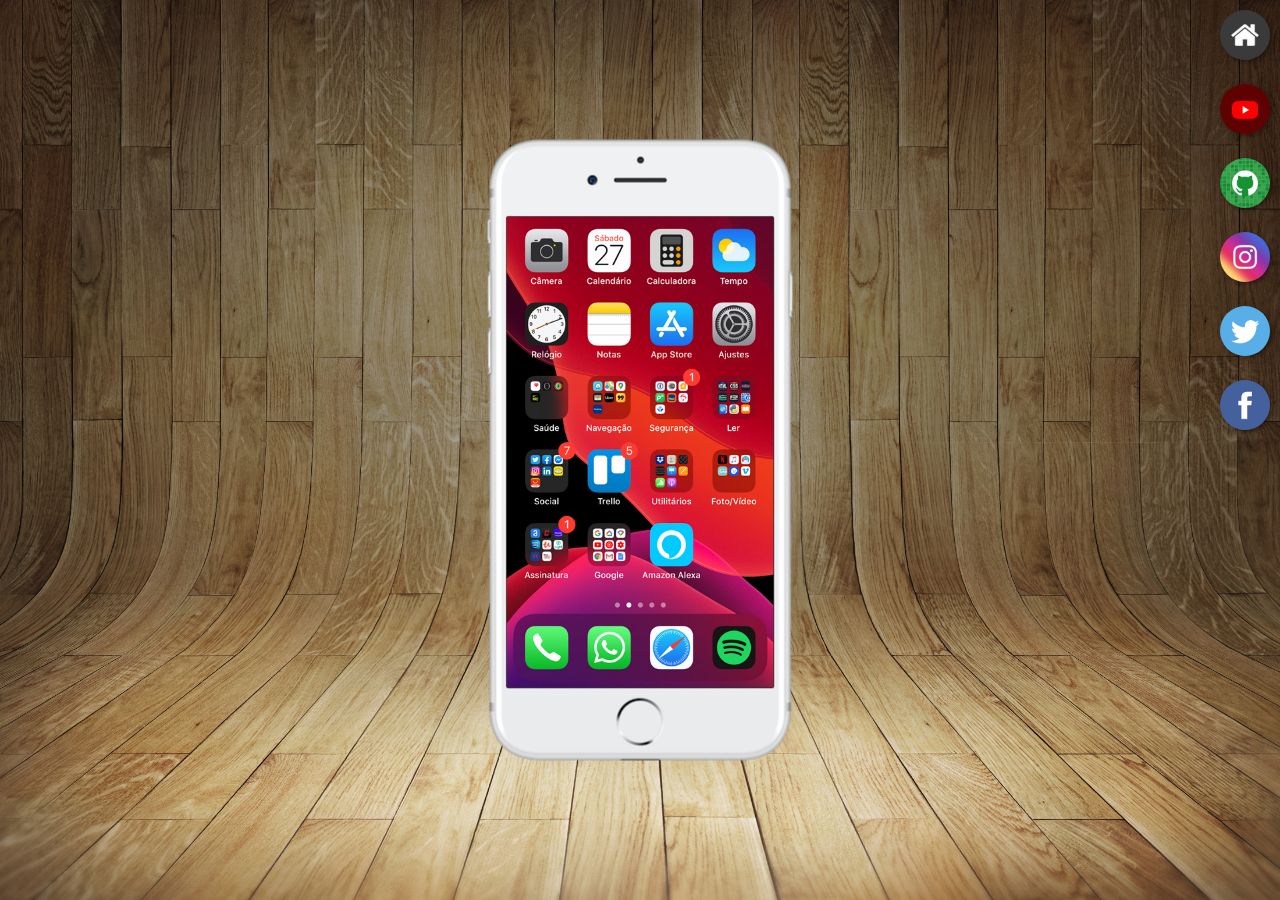
<file: index.html>
<!DOCTYPE html>
<html lang="pt-br">
<head>
    <meta charset="UTF-8">
    <meta name="viewport" content="width=device-width, initial-scale=1.0">
    <link rel="shortcut icon" href="favicon.png" type="image/x-icon">
    <link rel="stylesheet" href="estilos/style.css">
    <title>Projeto Redes Sociais</title>
</head>
<body>
    <main>
        <section id="telefone">
            <iframe src="home.html" name="tela" id="tela" frameborder="0">
                Seu navegador nao é compativel com isso.
            </iframe>
        </section>
        <section id="redes-sociais">
            <a href="home.html" target="tela"><img src="imagens/logo-home.jpg" alt="Home"></a> <br>
            <a href="youtube.html" target="tela"><img src="imagens/logo-youtube.jpg" alt="Youtube"></a> <br>
            <a href="github.html" target="tela"><img src="imagens/logo-github.jpg" alt="Github"></a> <br>
            <a href="instagram.html" target="tela"><img src="imagens/logo-instagram.jpg" alt="Instagram"></a> <br>
            <a href="twitter.html" target="tela"><img src="imagens/logo-twitter.jpg" alt="Twitter"></a> <br>
            <a href="facebook.html" target="tela"><img src="imagens/logo-facebook.jpg" alt="Facebook"></a>
        </section>
    </main>
</body>
</html>
</file>
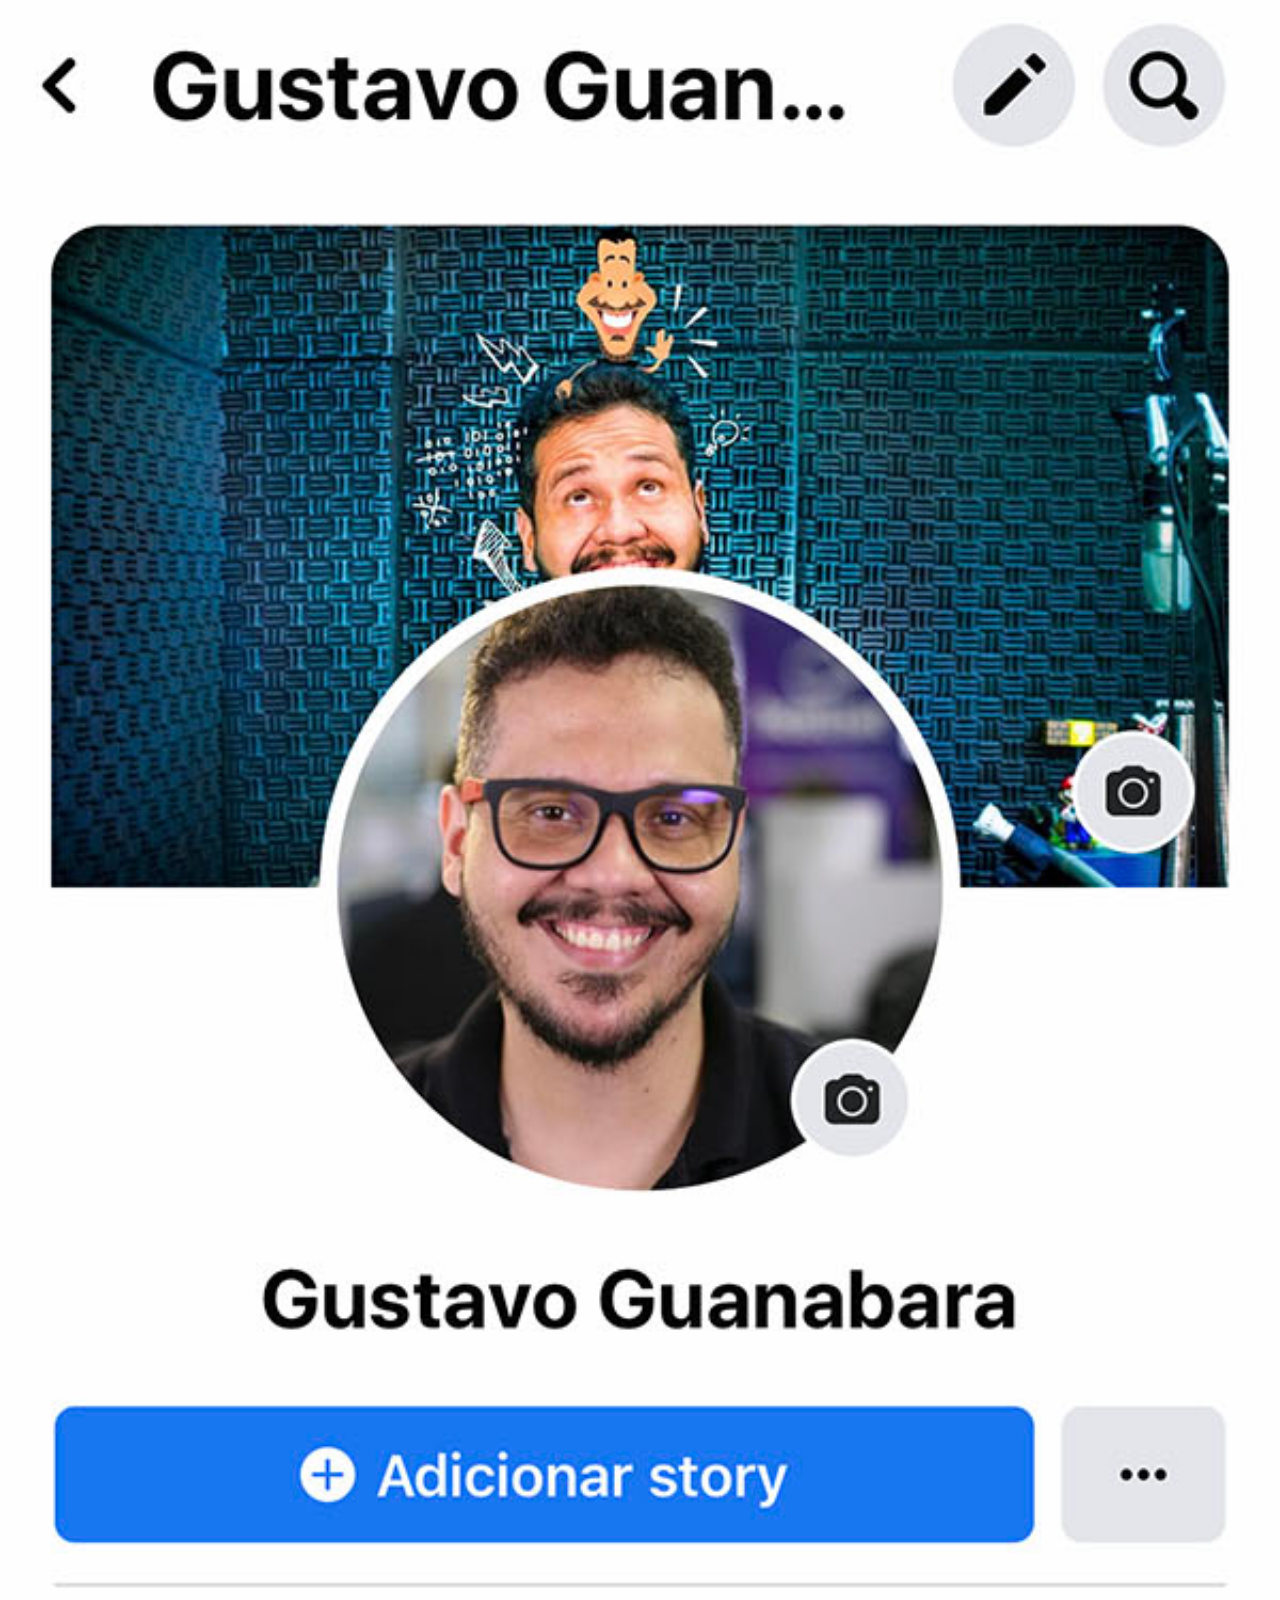
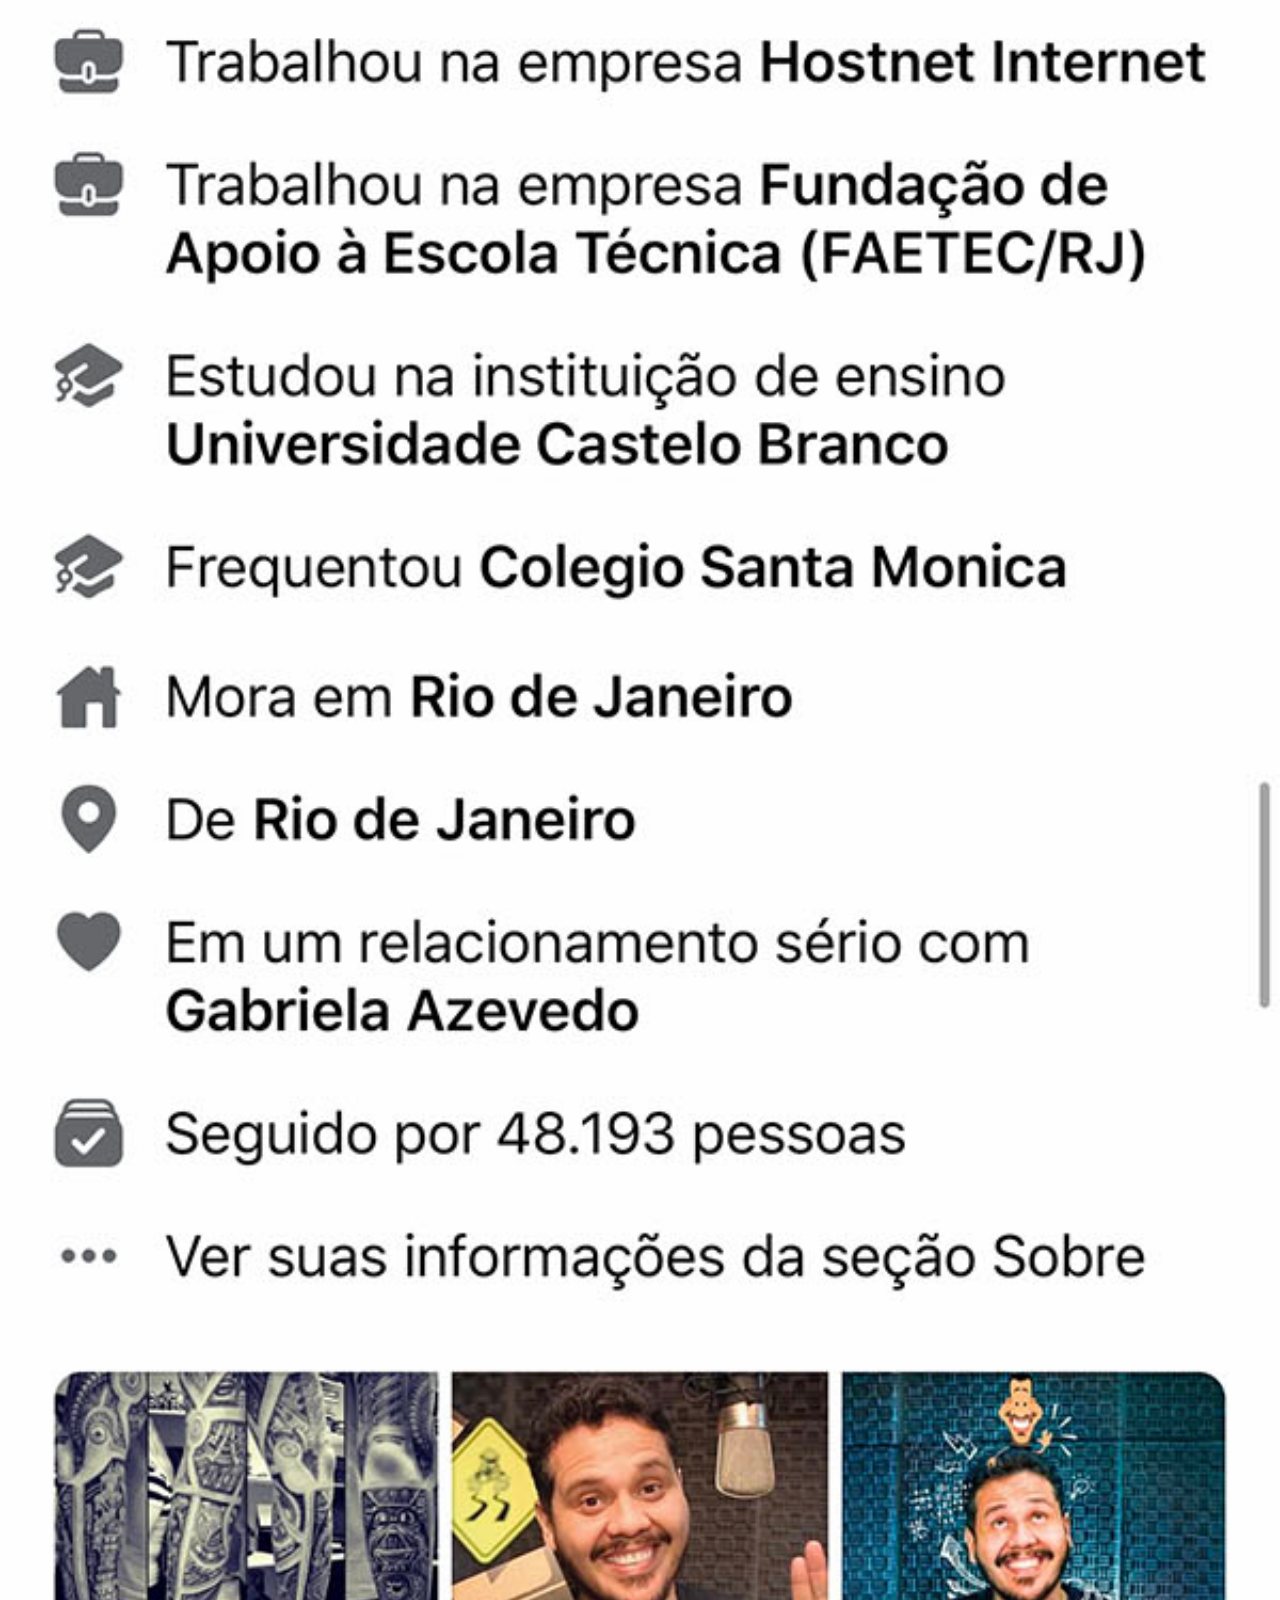
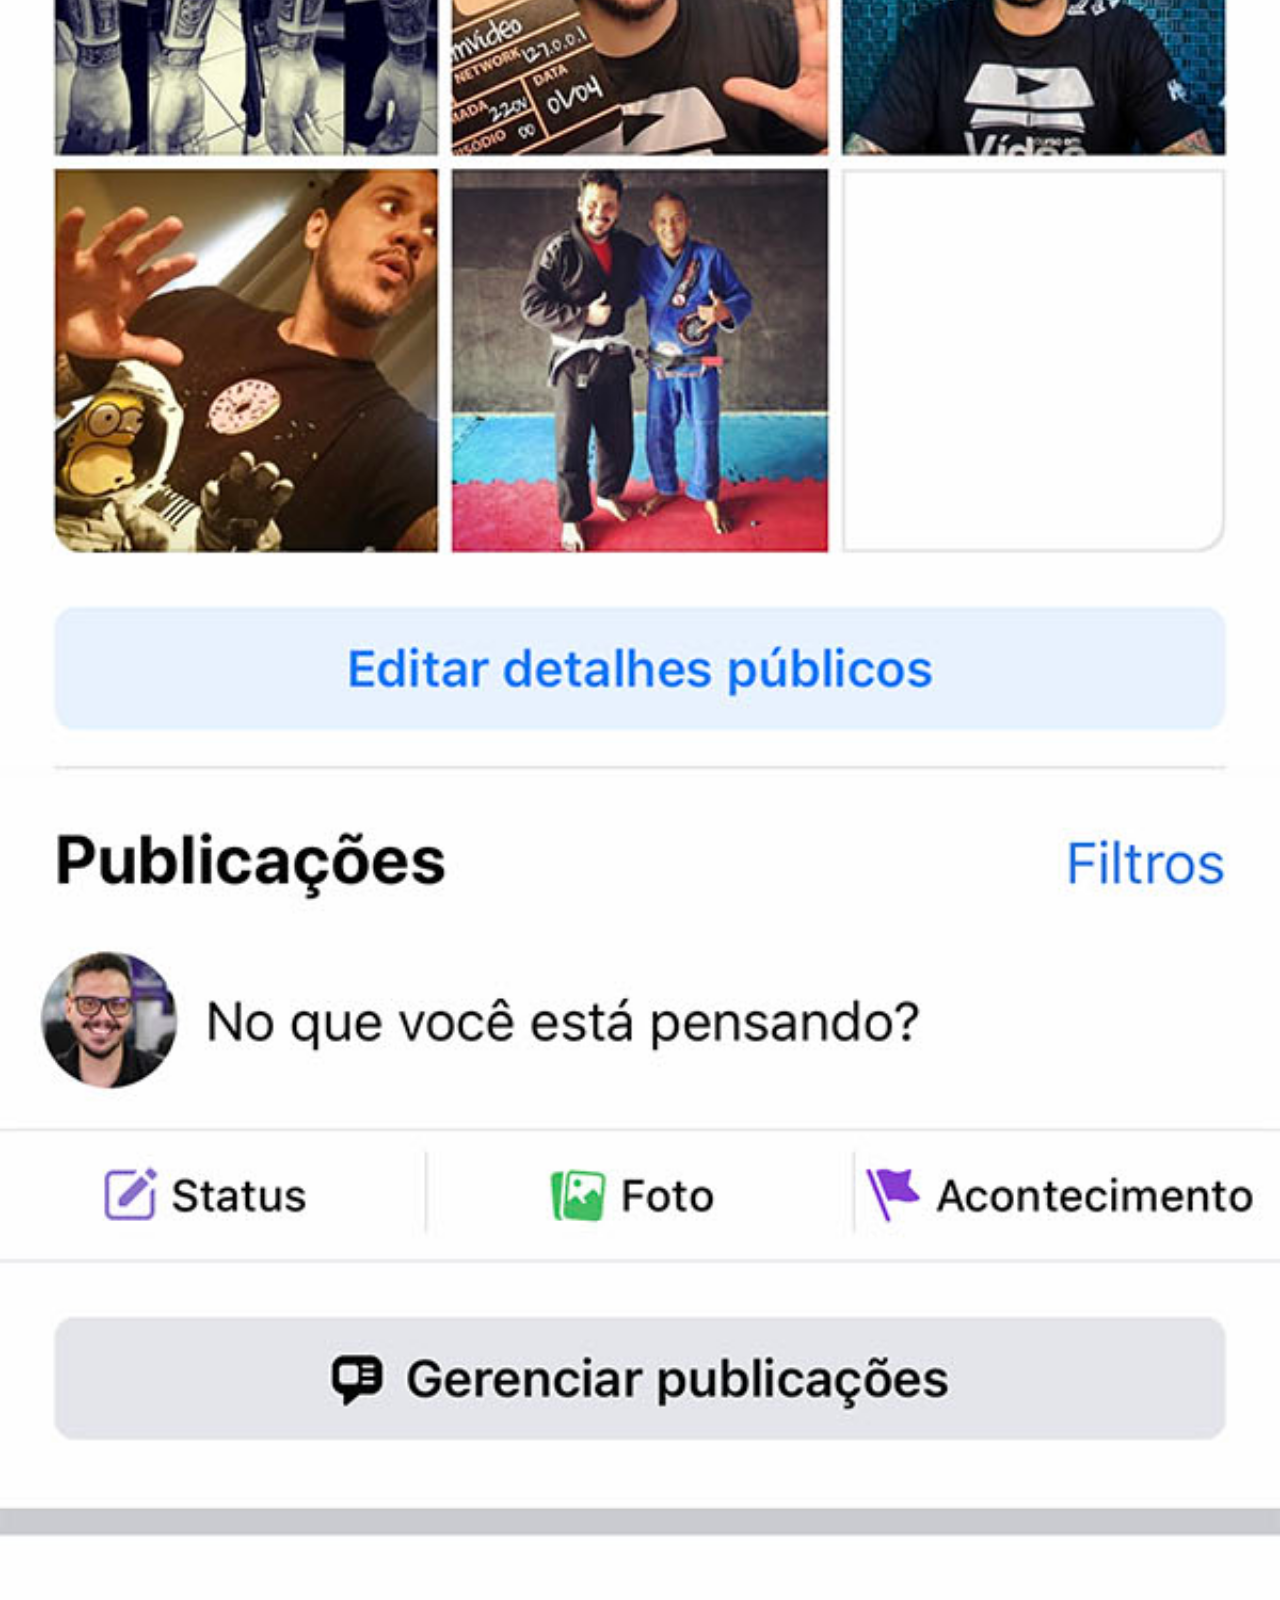
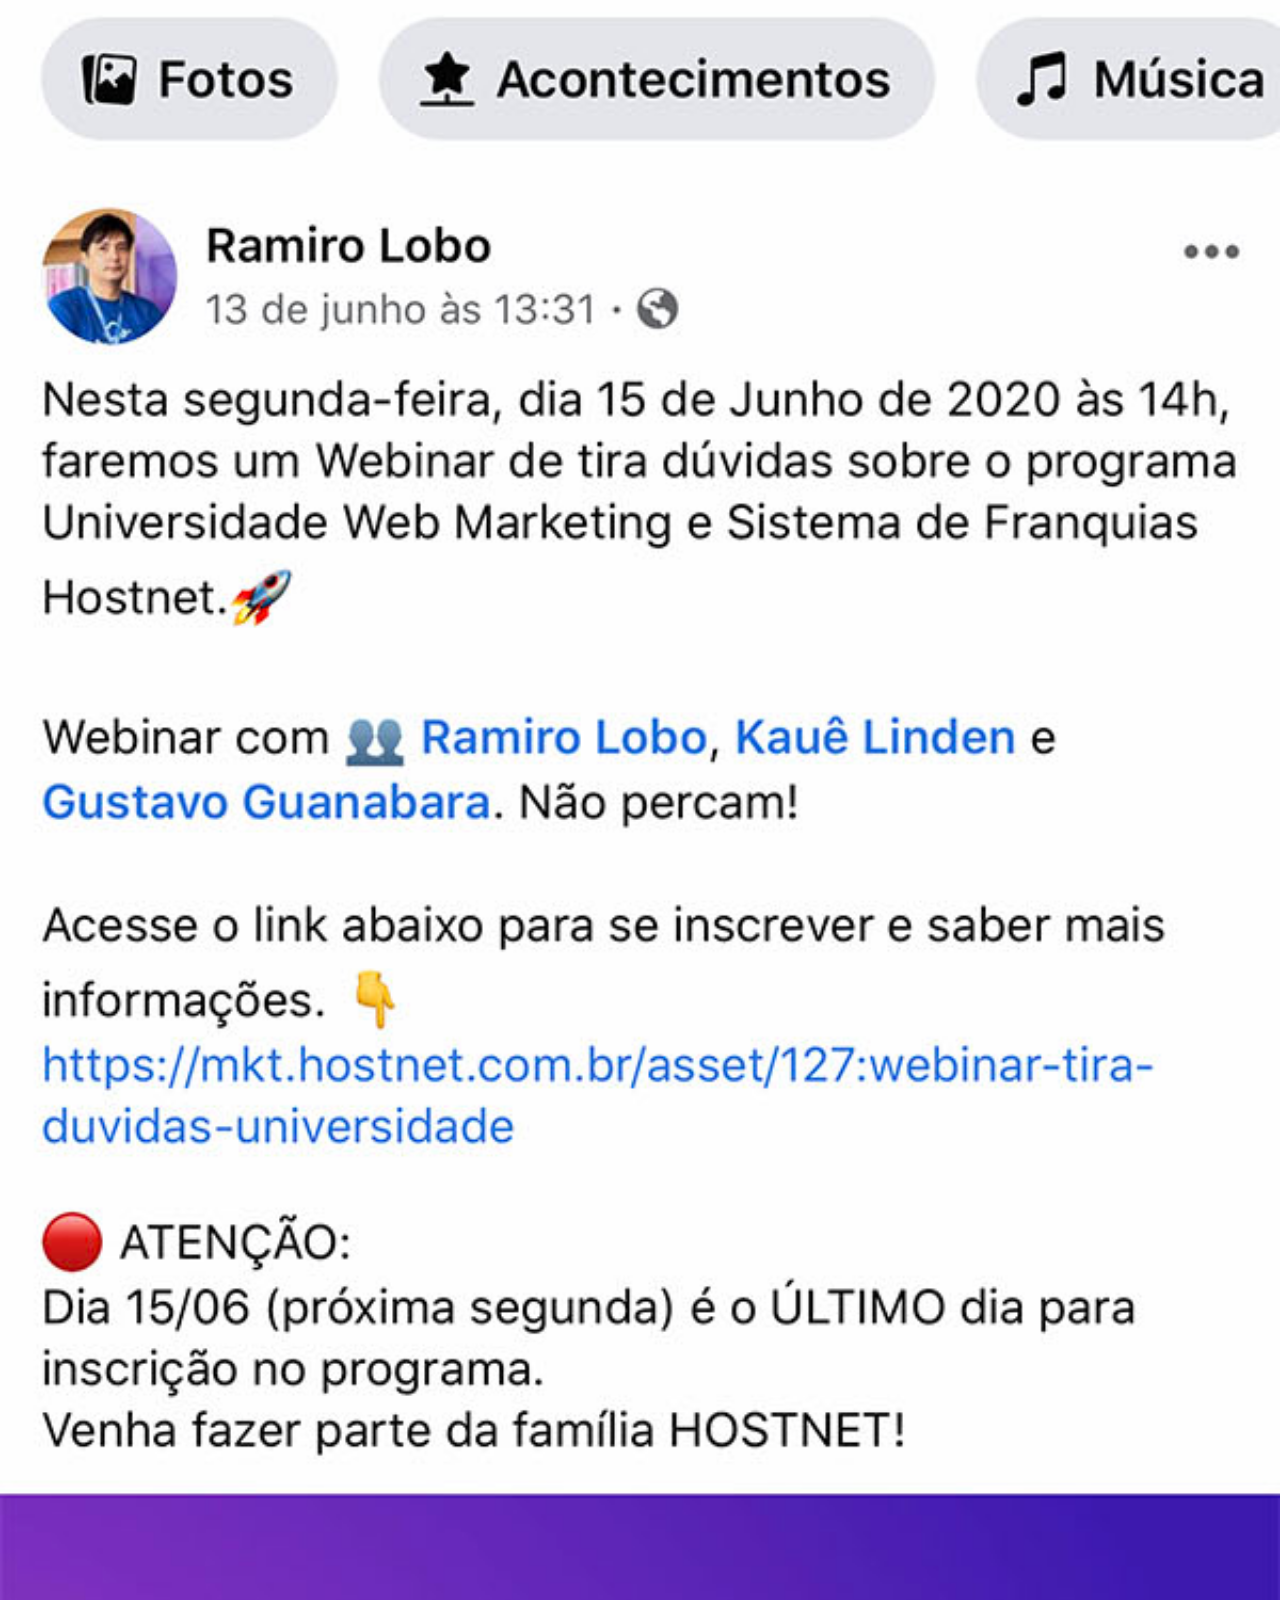
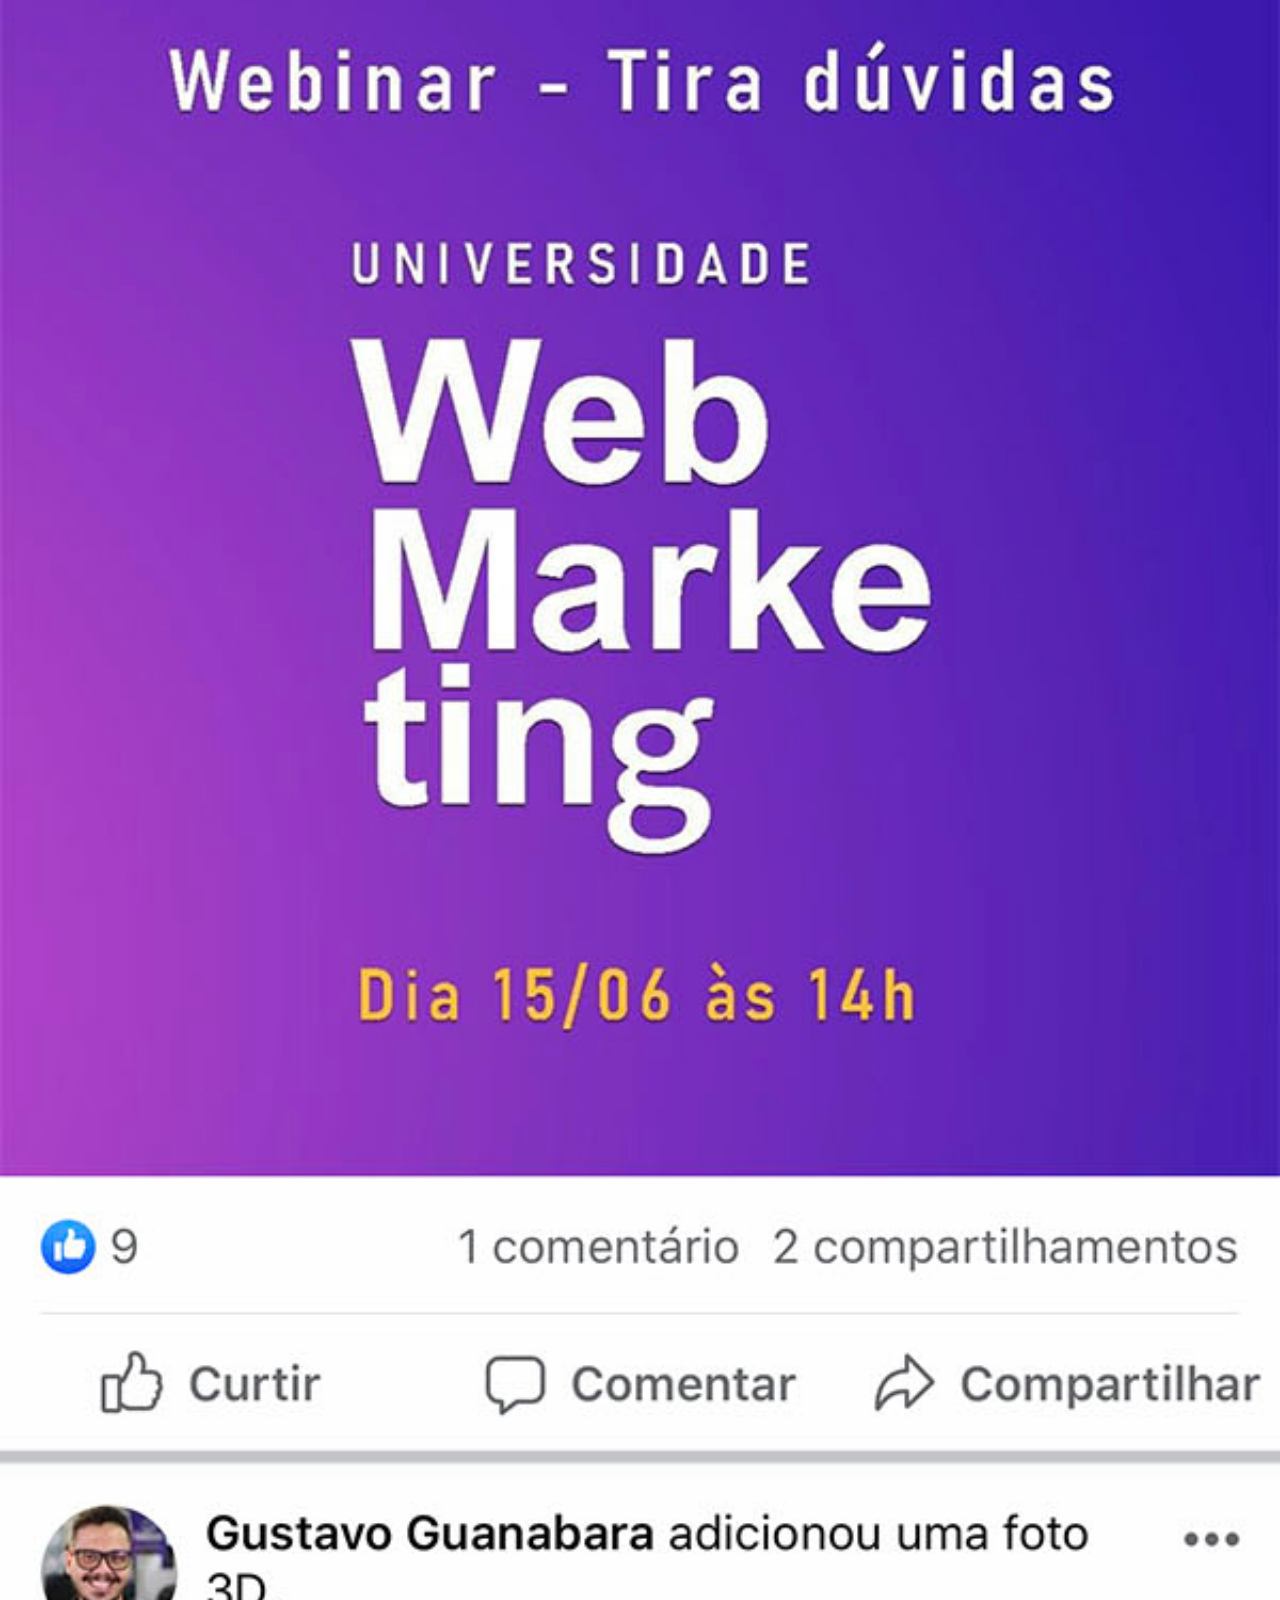
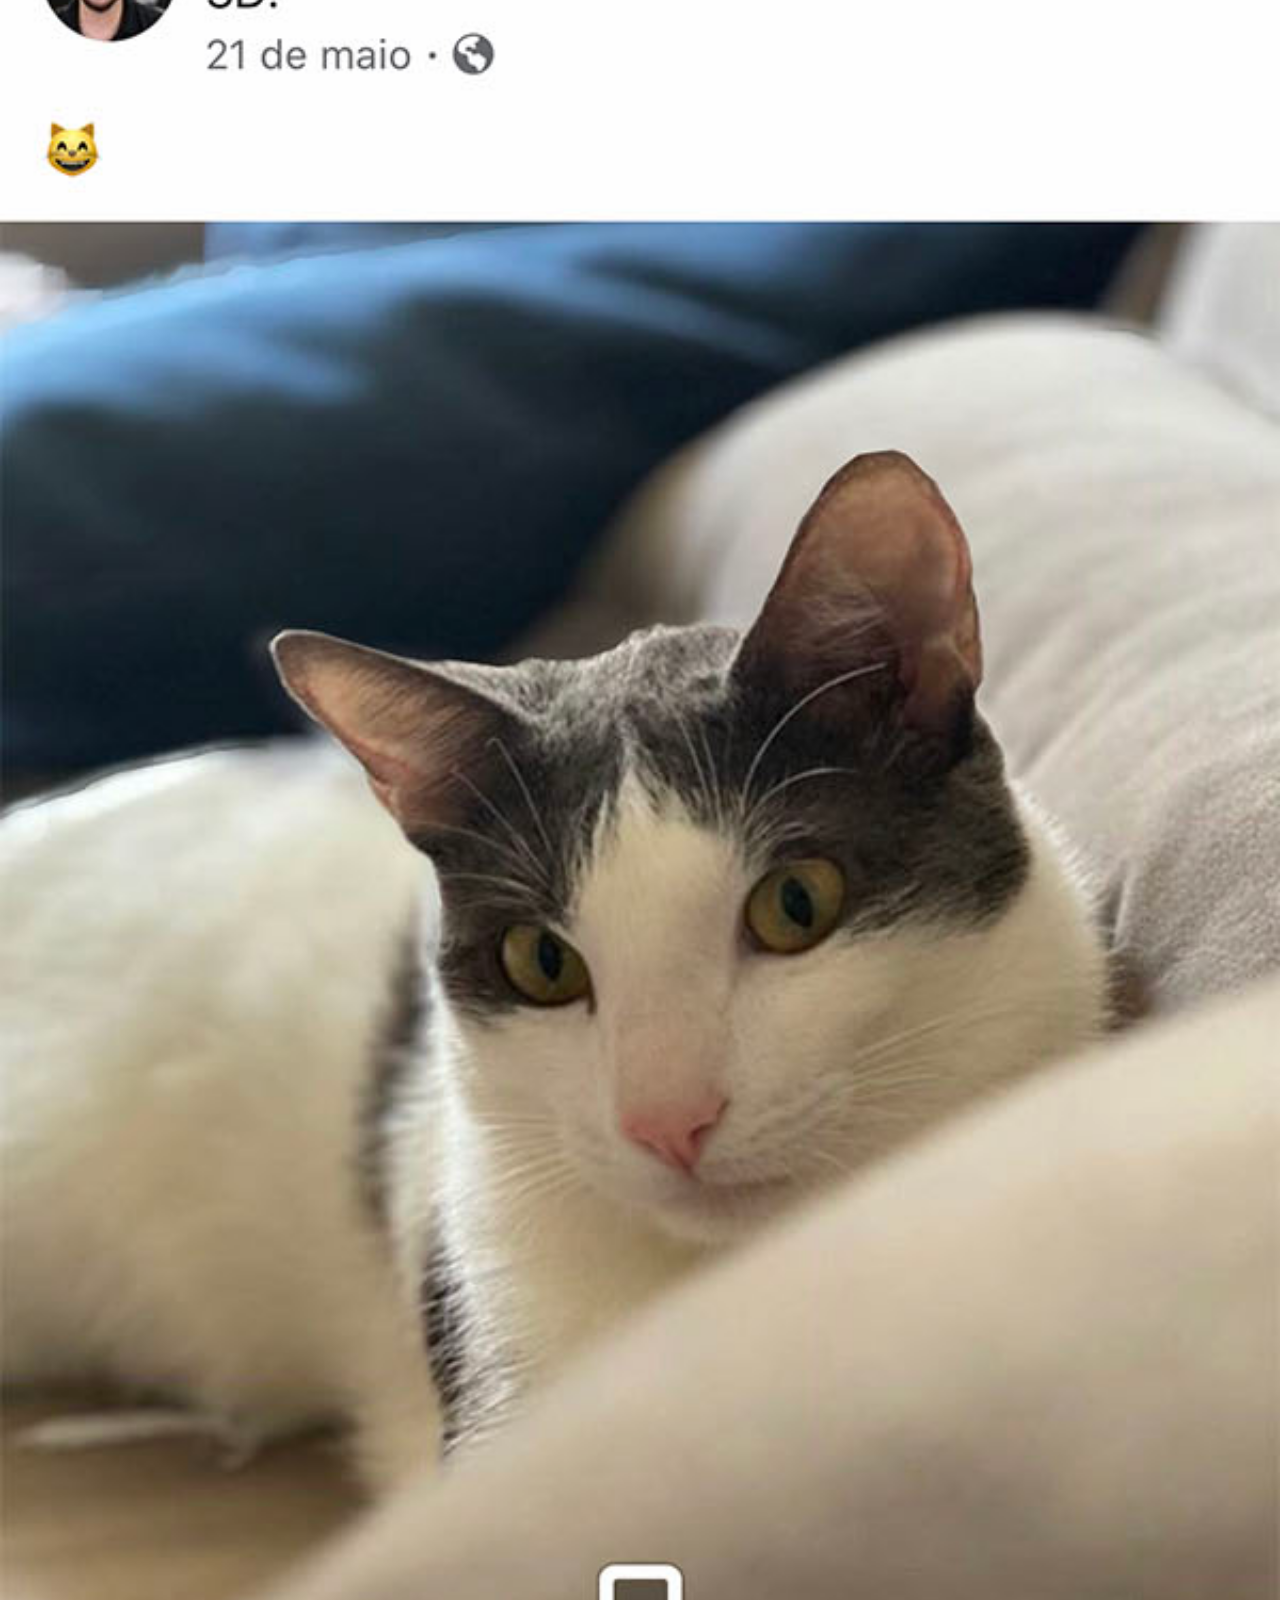
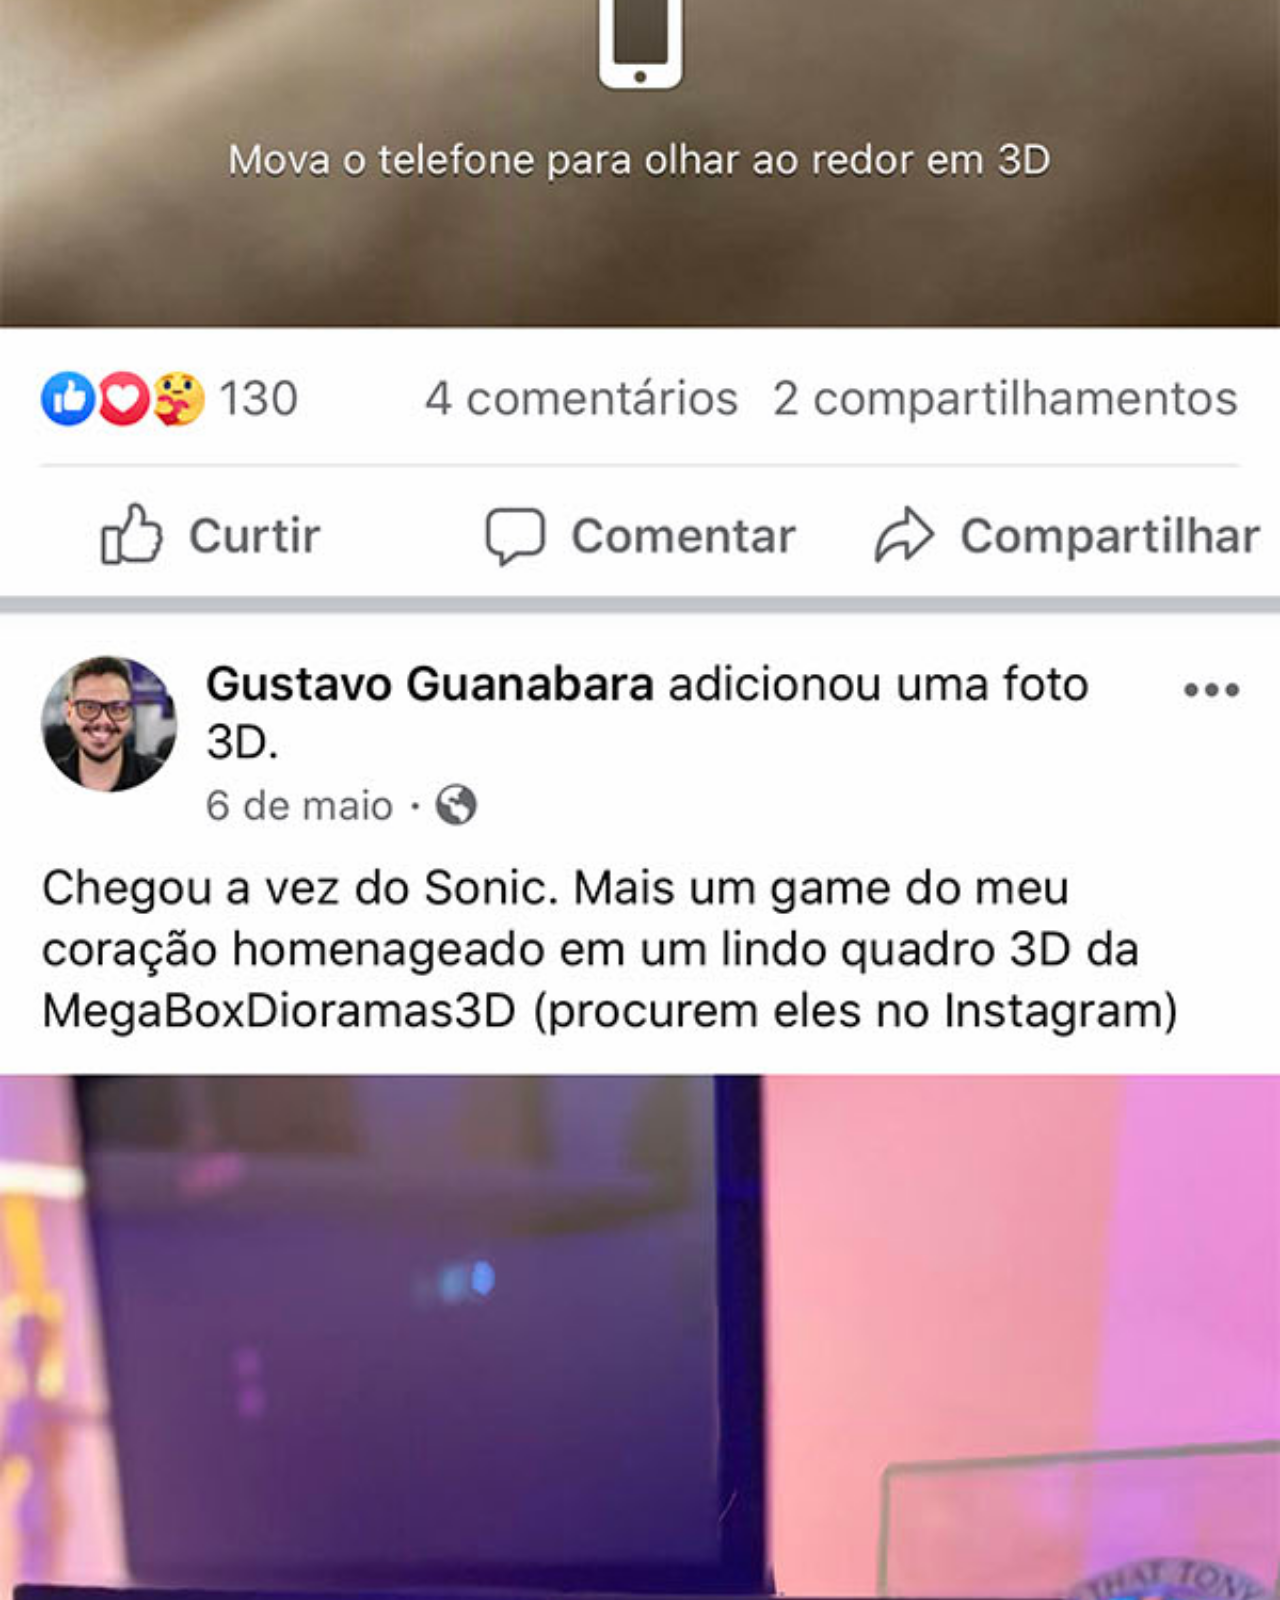
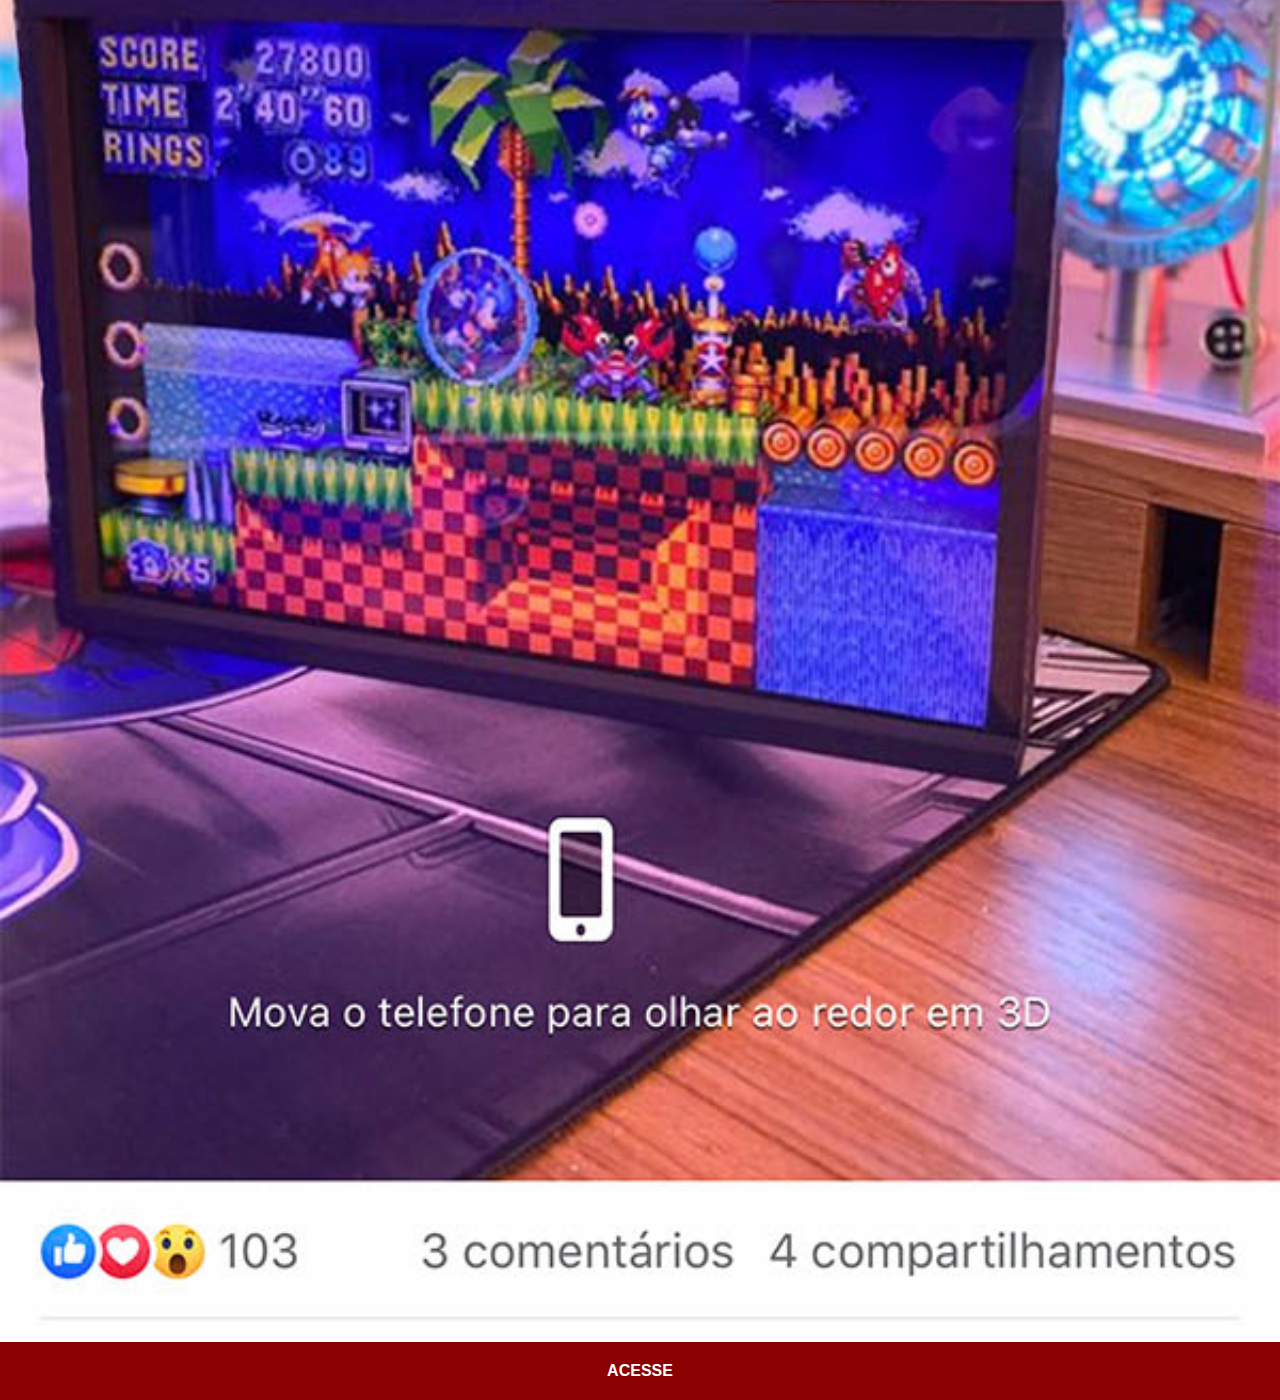
<file: facebook.html>
<!DOCTYPE html>
<html lang="pt-br">
<head>
    <meta charset="UTF-8">
    <meta name="viewport" content="width=device-width, initial-scale=1.0">
    <title>Facebook</title>
    <link rel="stylesheet" href="estilos/social.css">
</head>
<body>
    <img src="imagens/tela-facebook.jpg" alt="Facebook">
    <a href="https://www.facebook.com/gustavoguanabara" target="_blank">ACESSE</a>
</body>
</html>
</file>
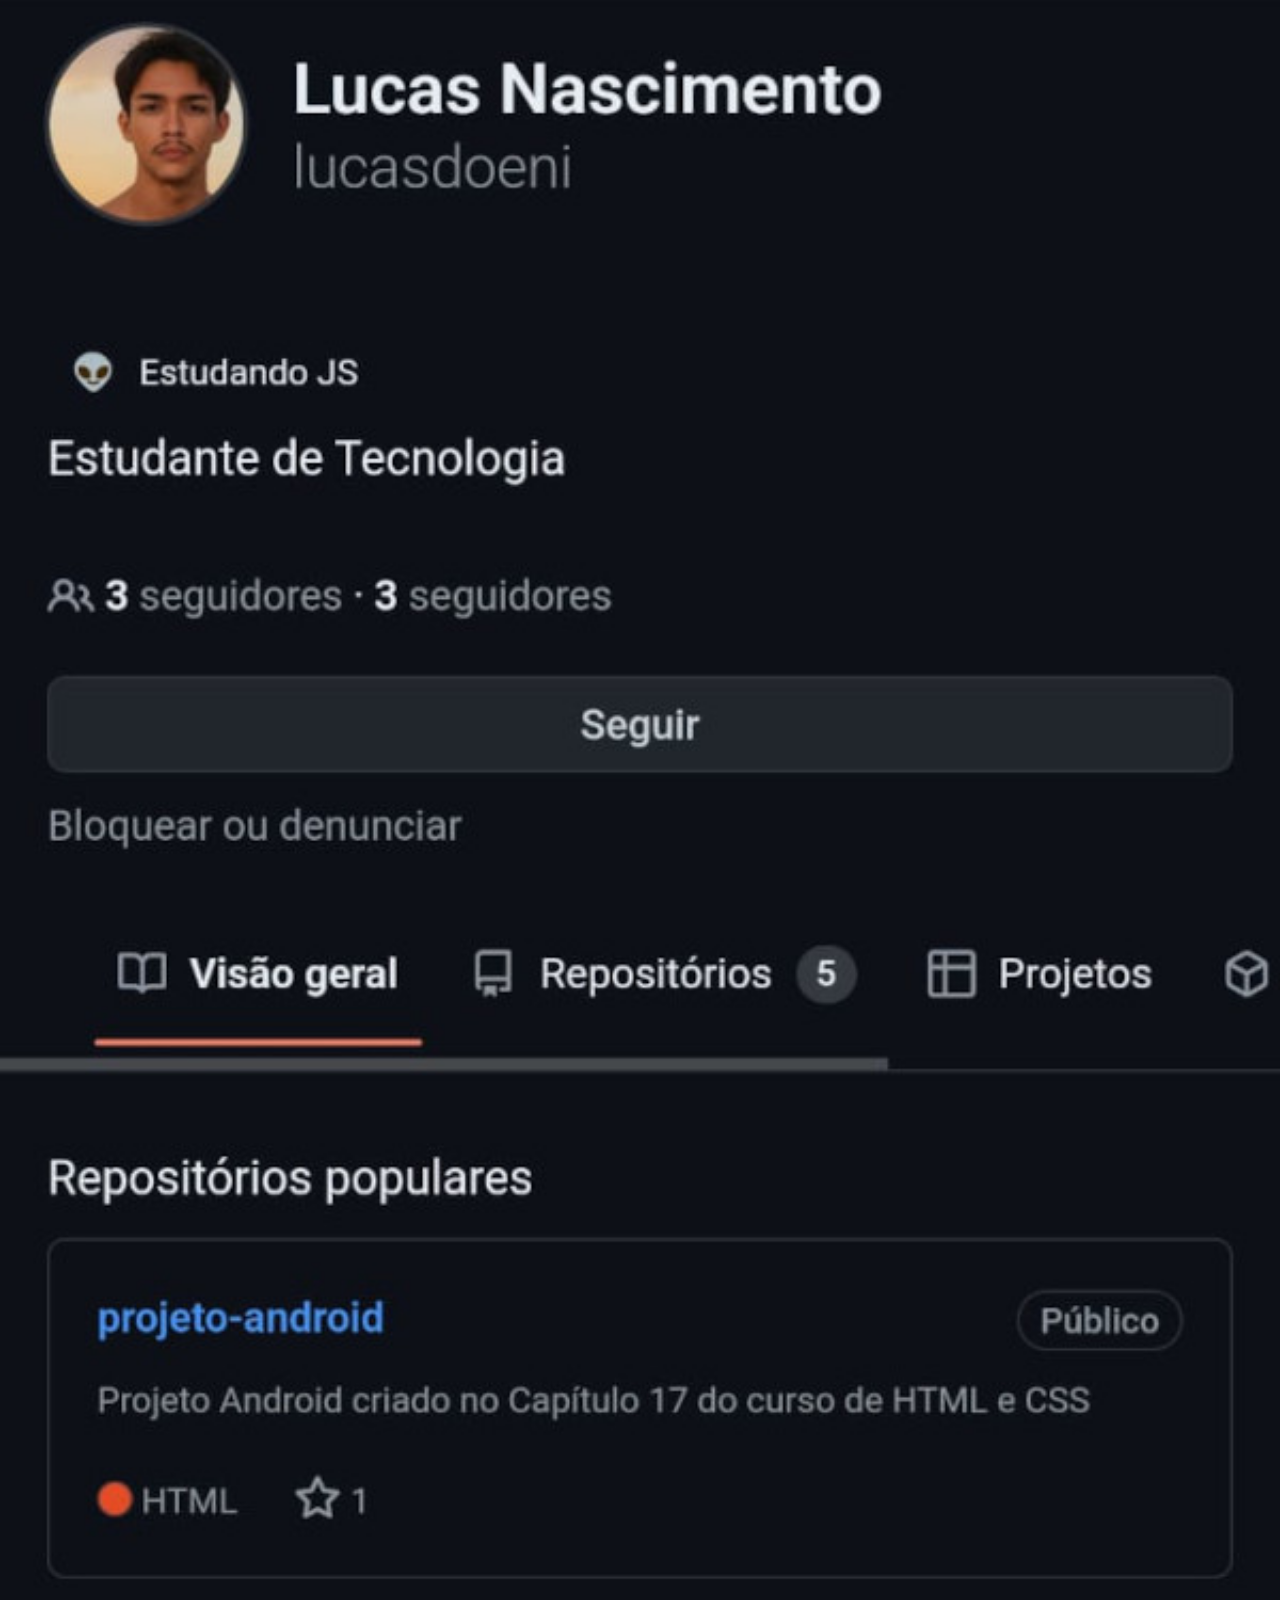
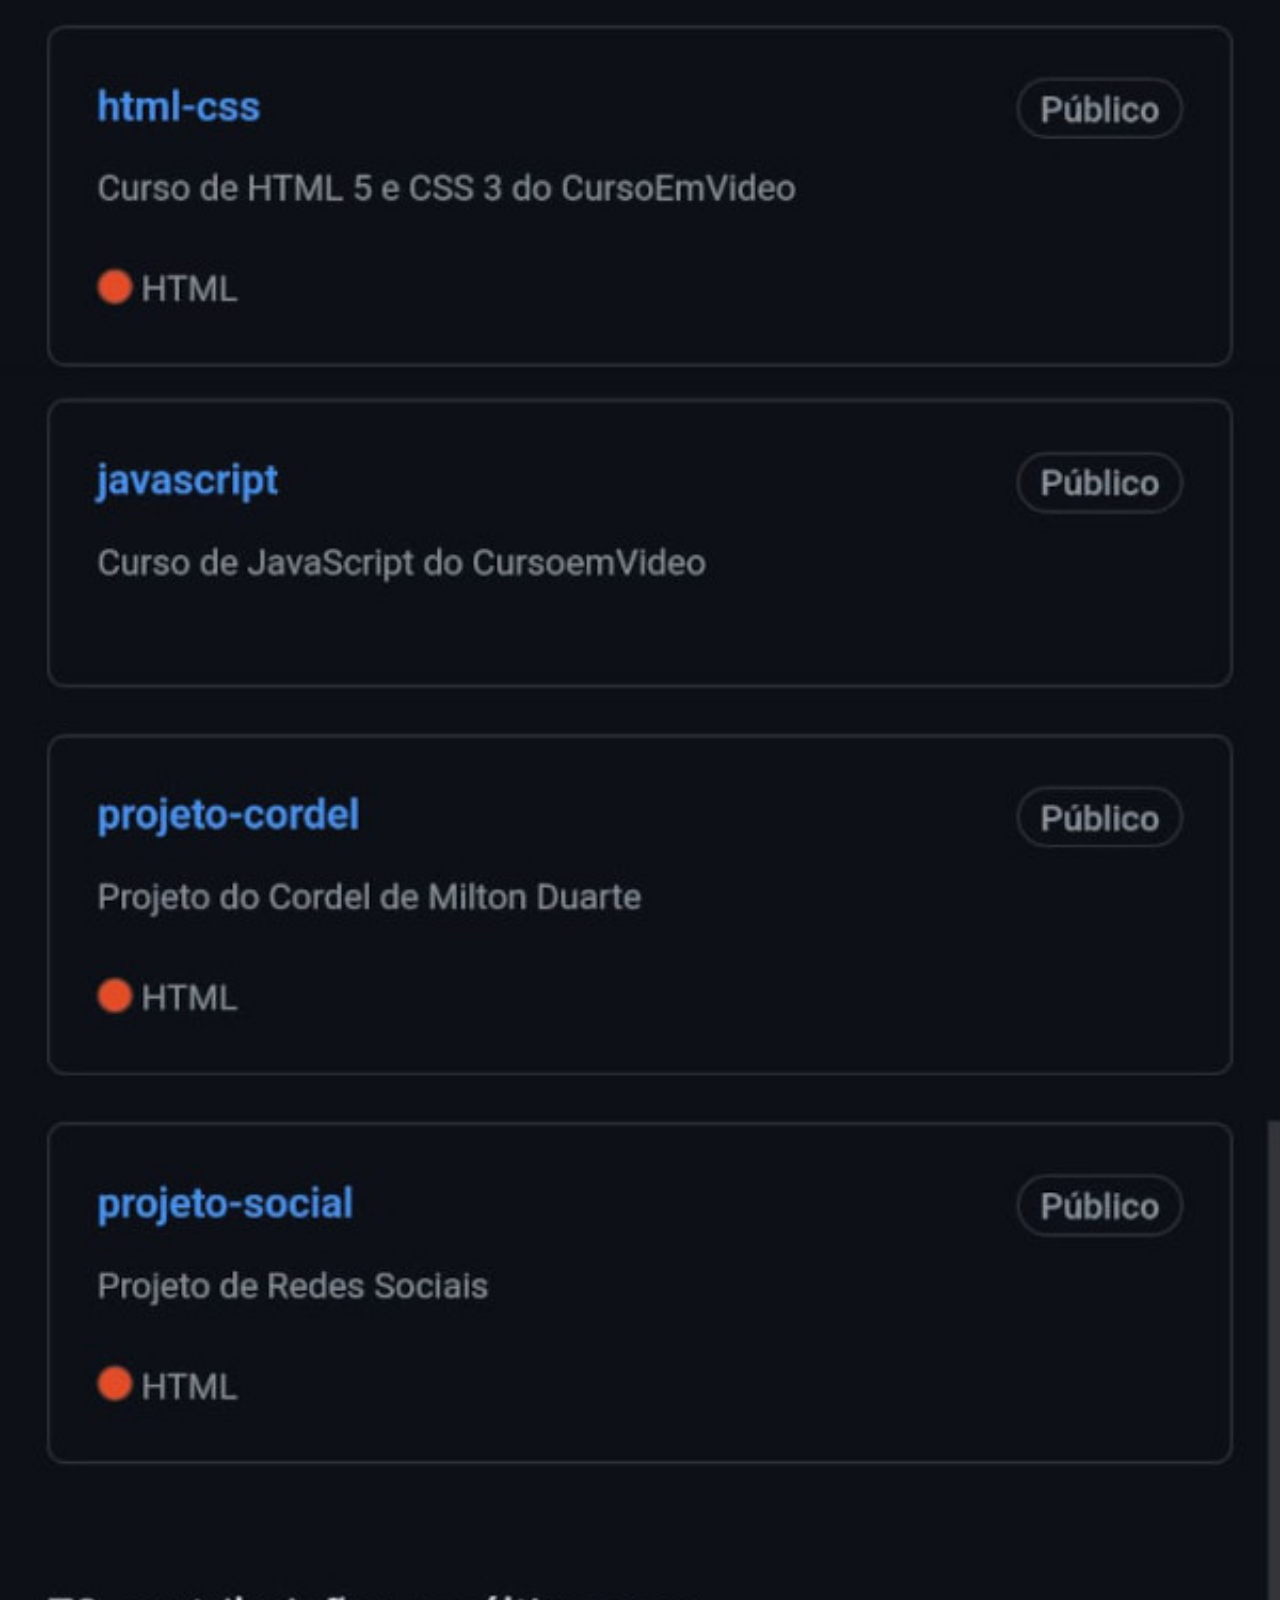
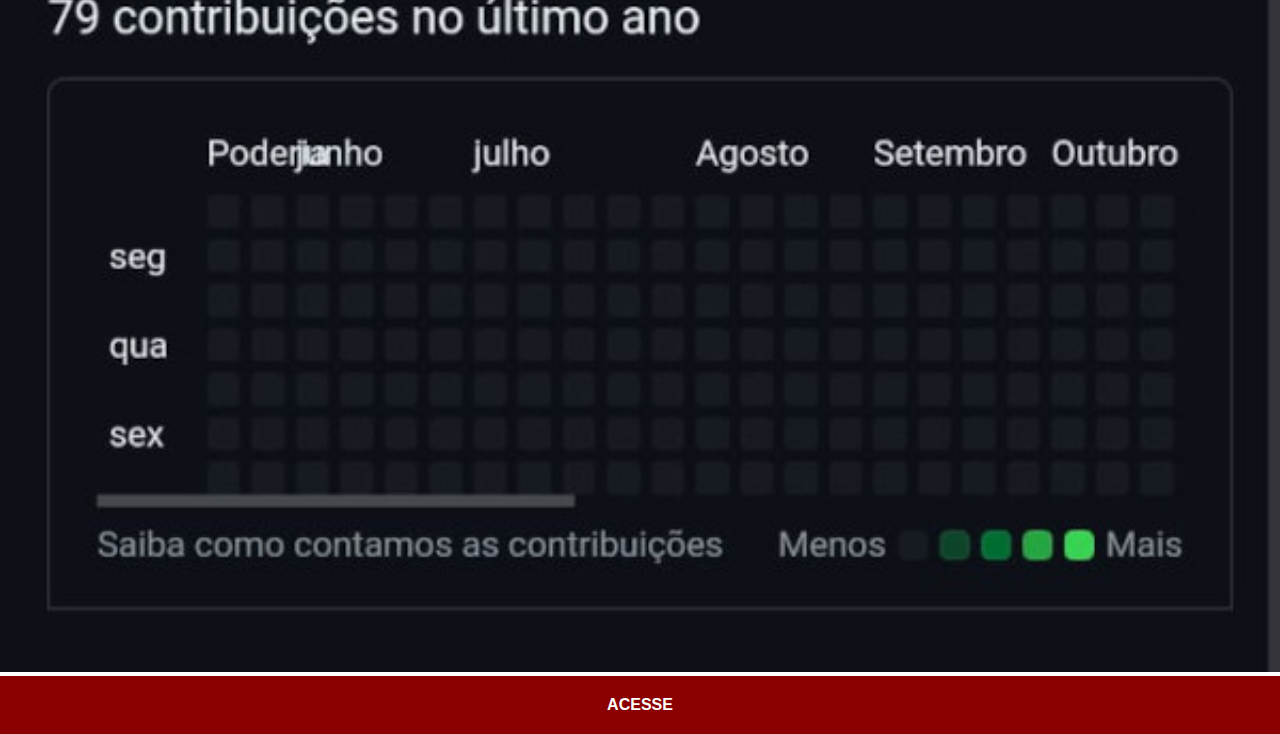
<file: github.html>
<!DOCTYPE html>
<html lang="pt-br">
<head>
    <meta charset="UTF-8">
    <meta name="viewport" content="width=device-width, initial-scale=1.0">
    <title>GitHub</title>
    <link rel="stylesheet" href="estilos/social.css">
</head>
<body>
    <img src="imagens/tela-github.jpg" alt="GitHub">
    <a href="https://github.com/lucasdoeni" target="_blank">ACESSE</a>
</body>
</html>
</file>
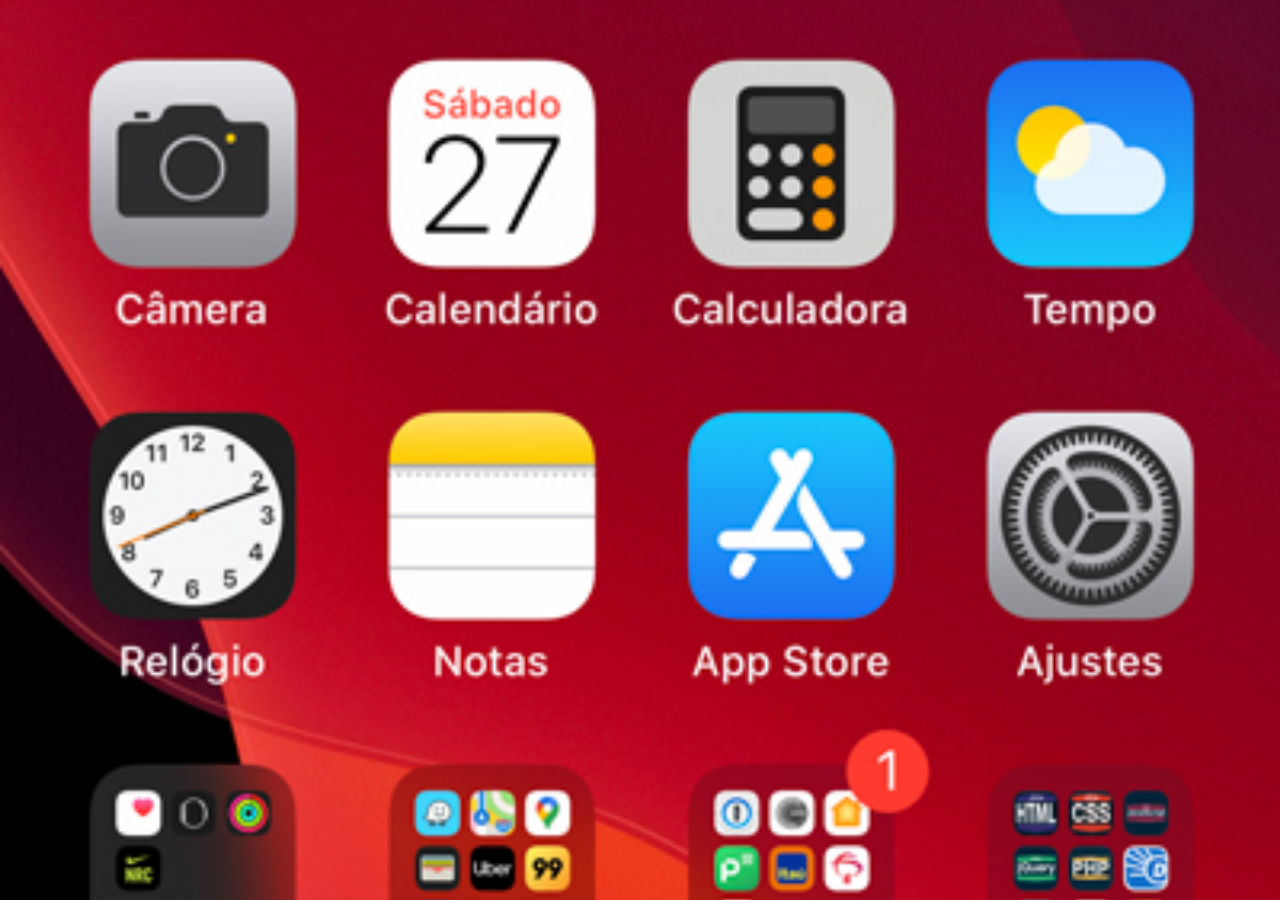
<file: home.html>
<!DOCTYPE html>
<html lang="pt-br">
<head>
    <meta charset="UTF-8">
    <meta name="viewport" content="width=device-width, initial-scale=1.0">
    <title>Home</title>
</head>
<style>
    * {
        margin: 0px;
        padding: 0px;
    }

    body {
        width: 100vw;
        height: 100vh;
        background: black url('imagens/tela-home.jpg') no-repeat top center;
        background-size: cover;
    }
</style>
<body>
    
</body>
</html>
</file>
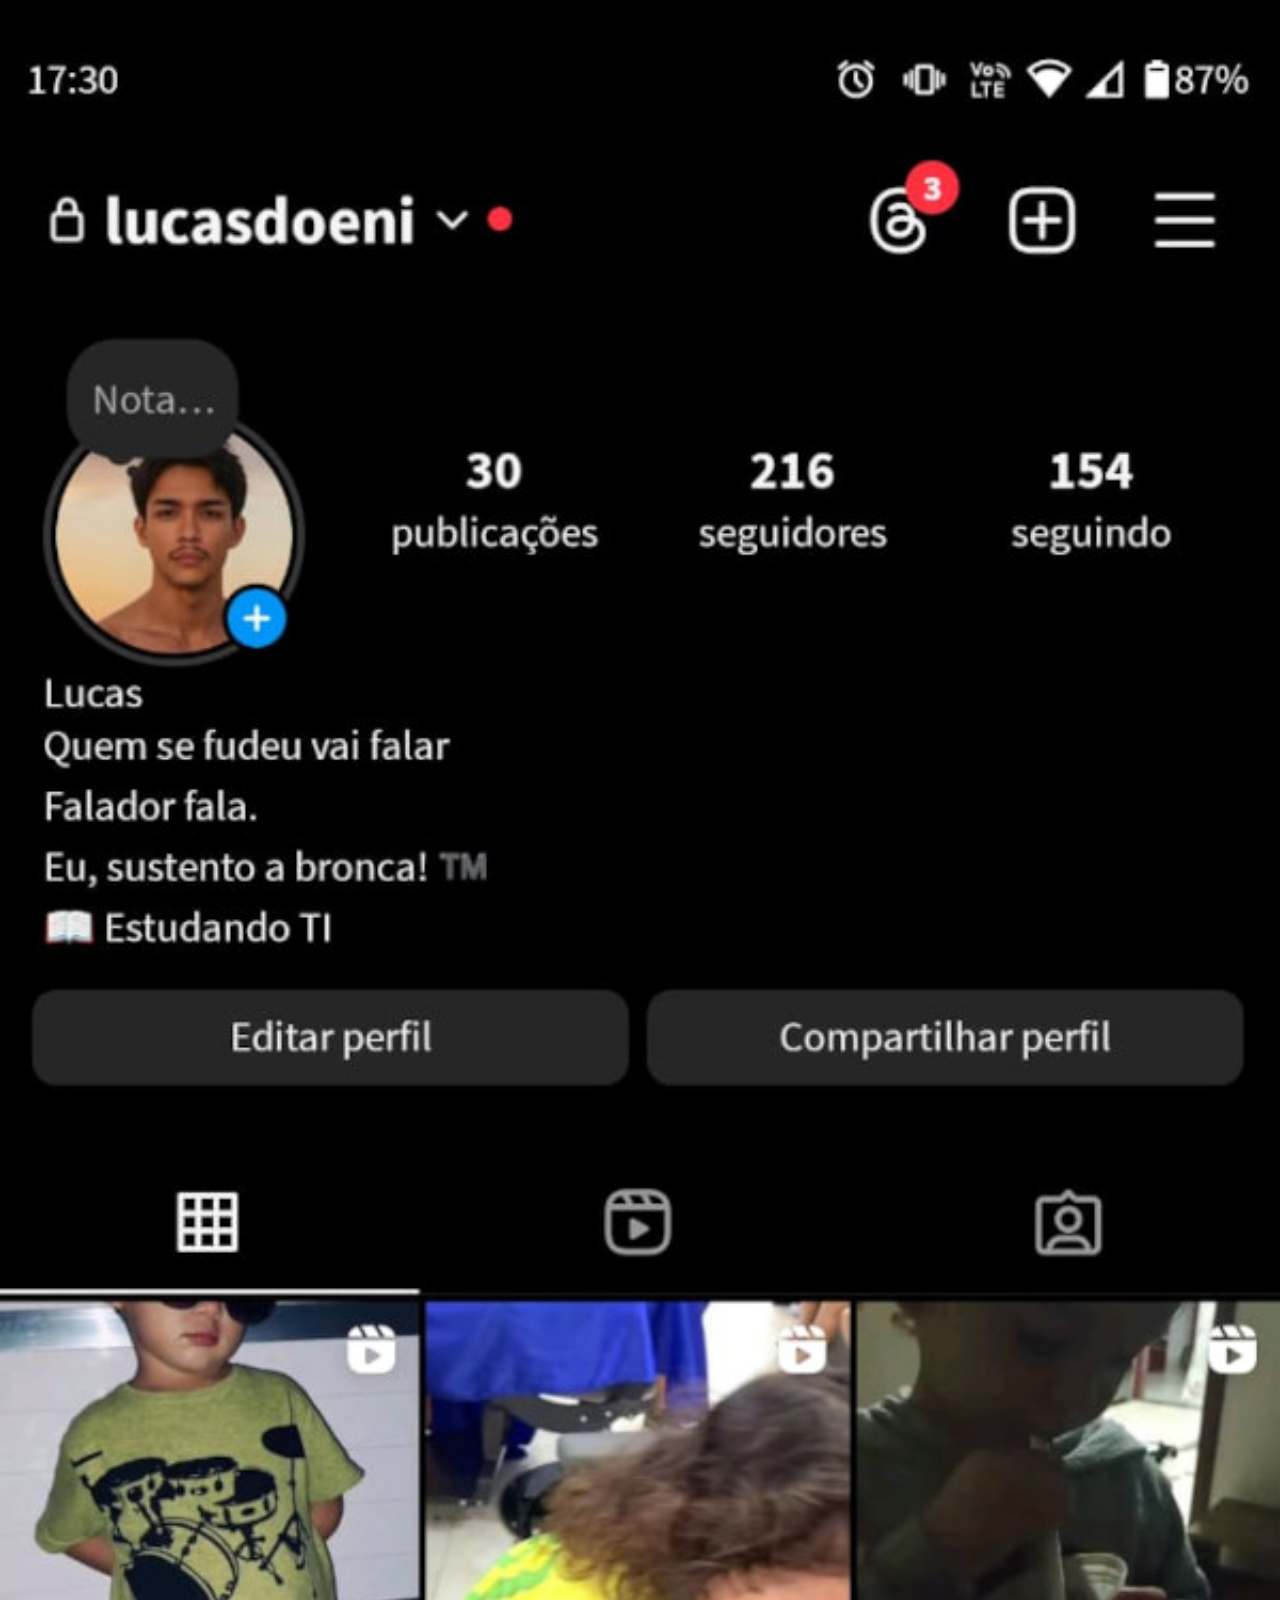
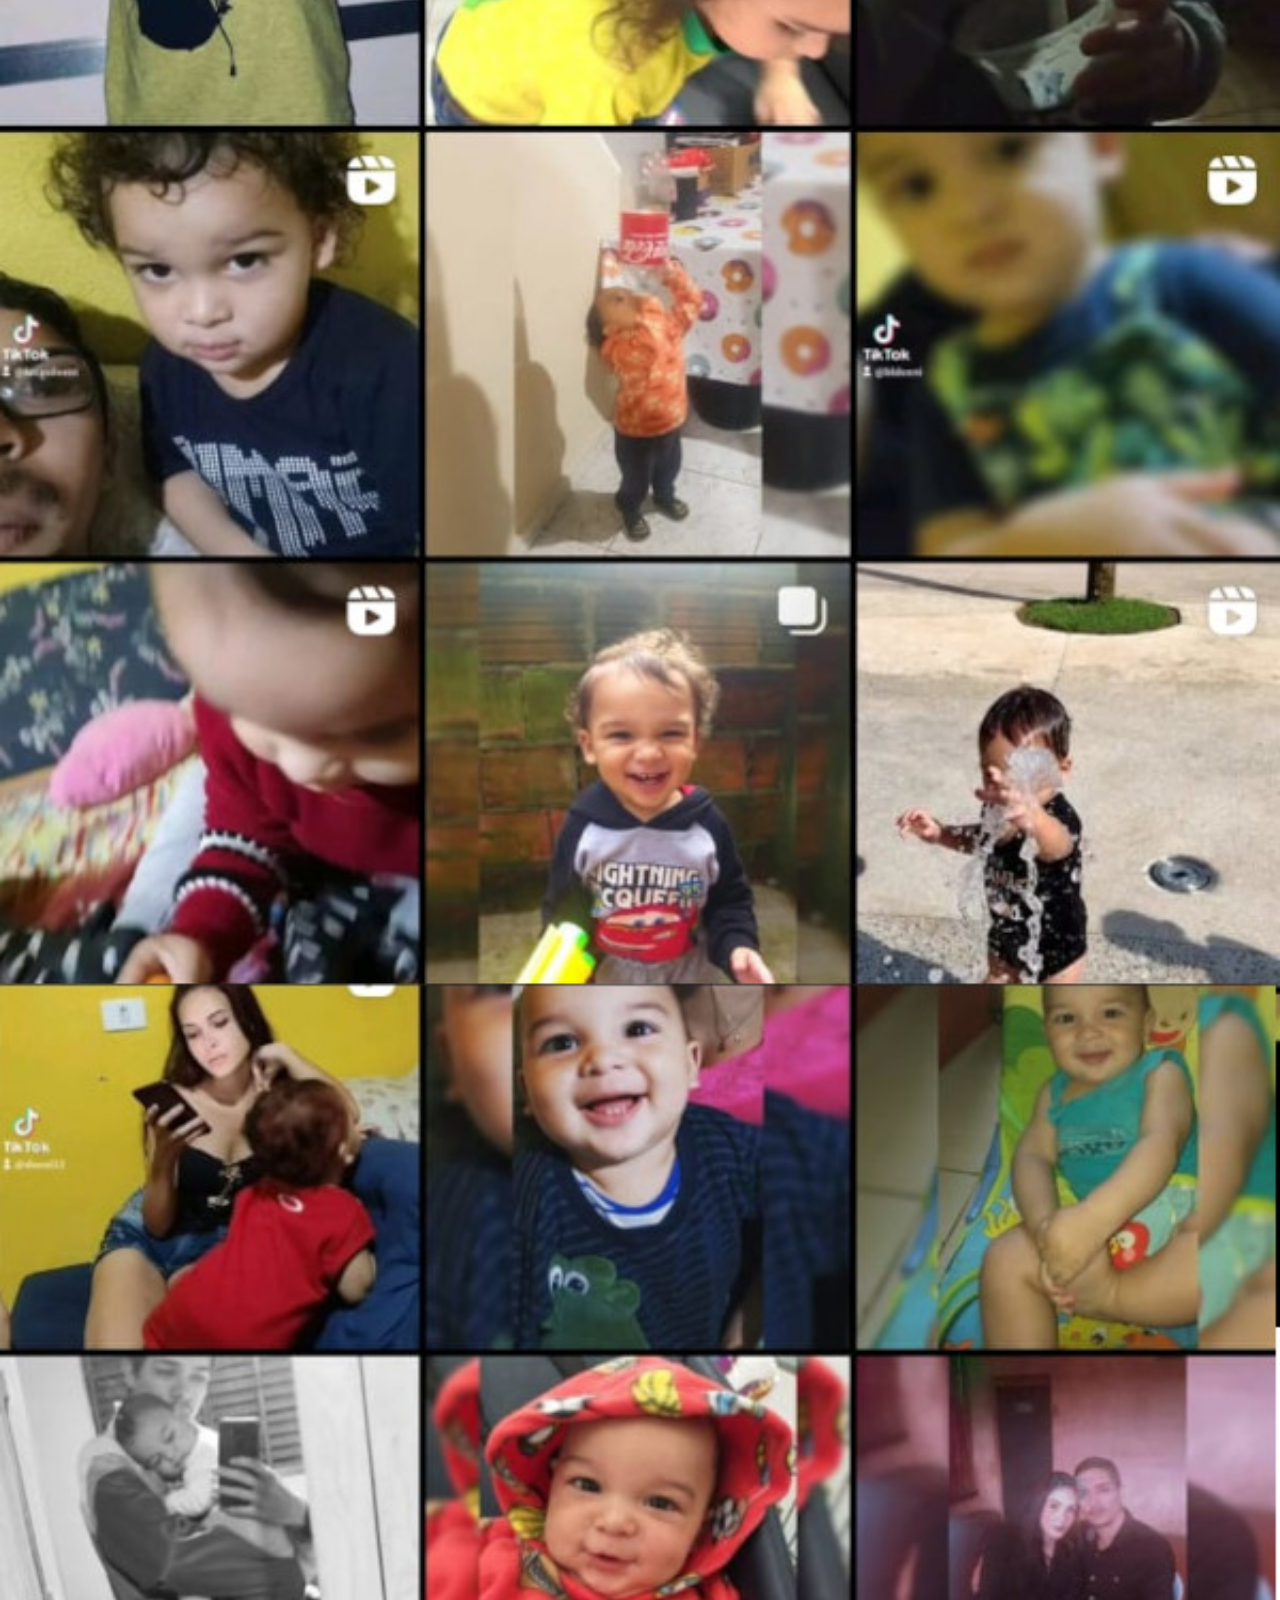
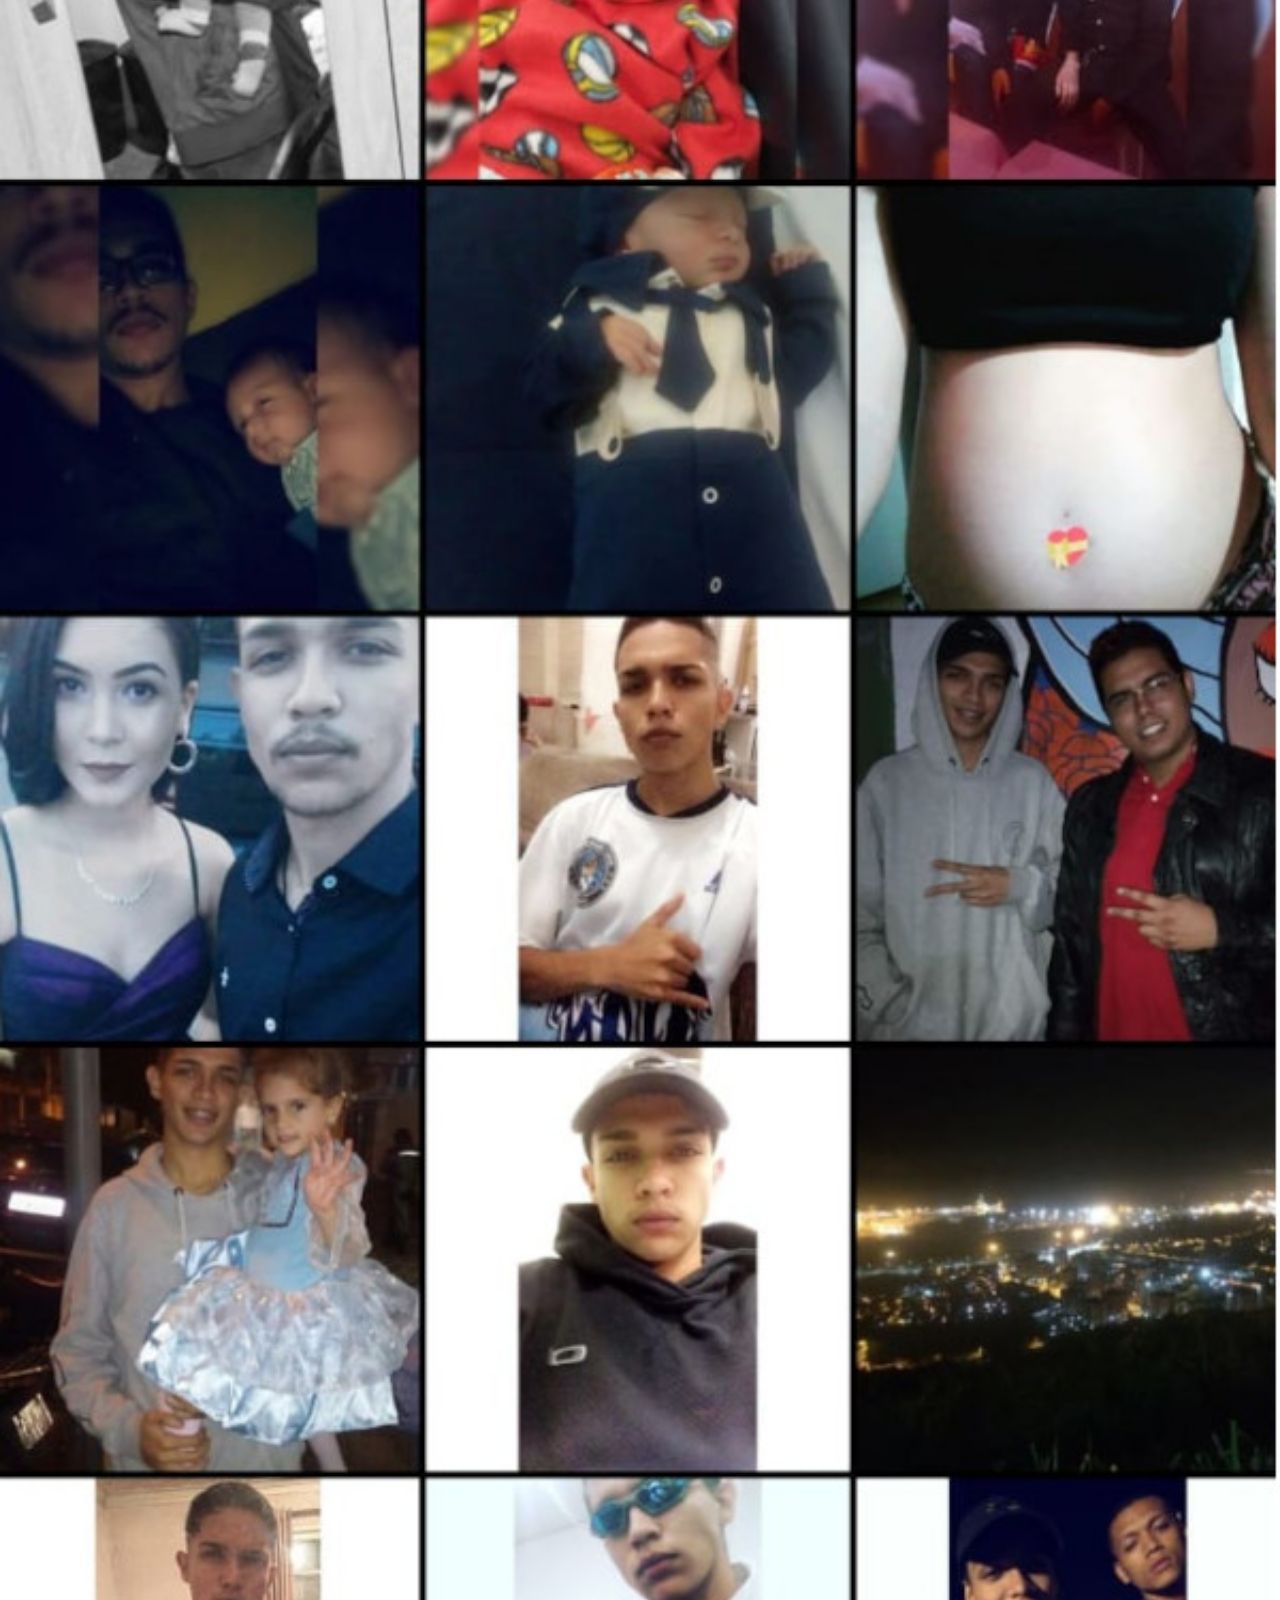
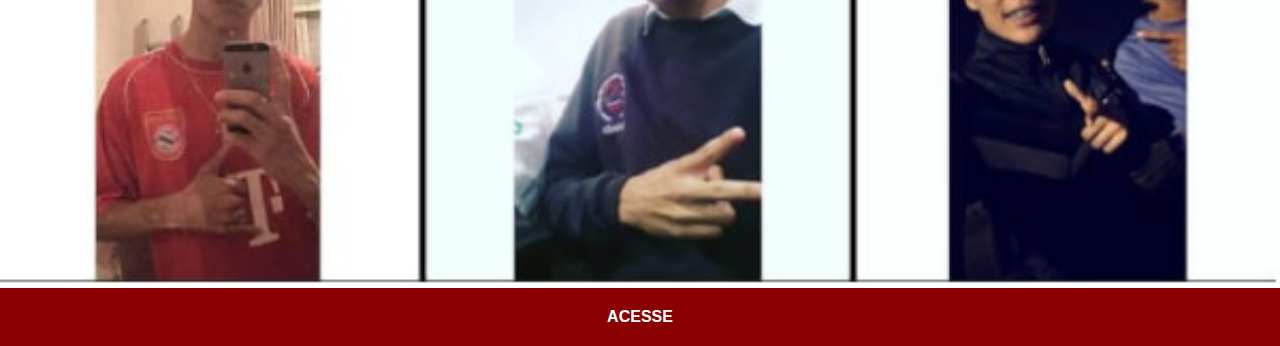
<file: instagram.html>
<!DOCTYPE html>
<html lang="pt-br">
<head>
    <meta charset="UTF-8">
    <meta name="viewport" content="width=device-width, initial-scale=1.0">
    <title>Instagram</title>
    <link rel="stylesheet" href="estilos/social.css">
</head>
<body>
    <img src="imagens/tela-instagram.jpg" alt="Instagram">
    <a href="https://www.instagram.com/lucasdoeni/" target="_blank">ACESSE</a>
</body>
</html>
</file>
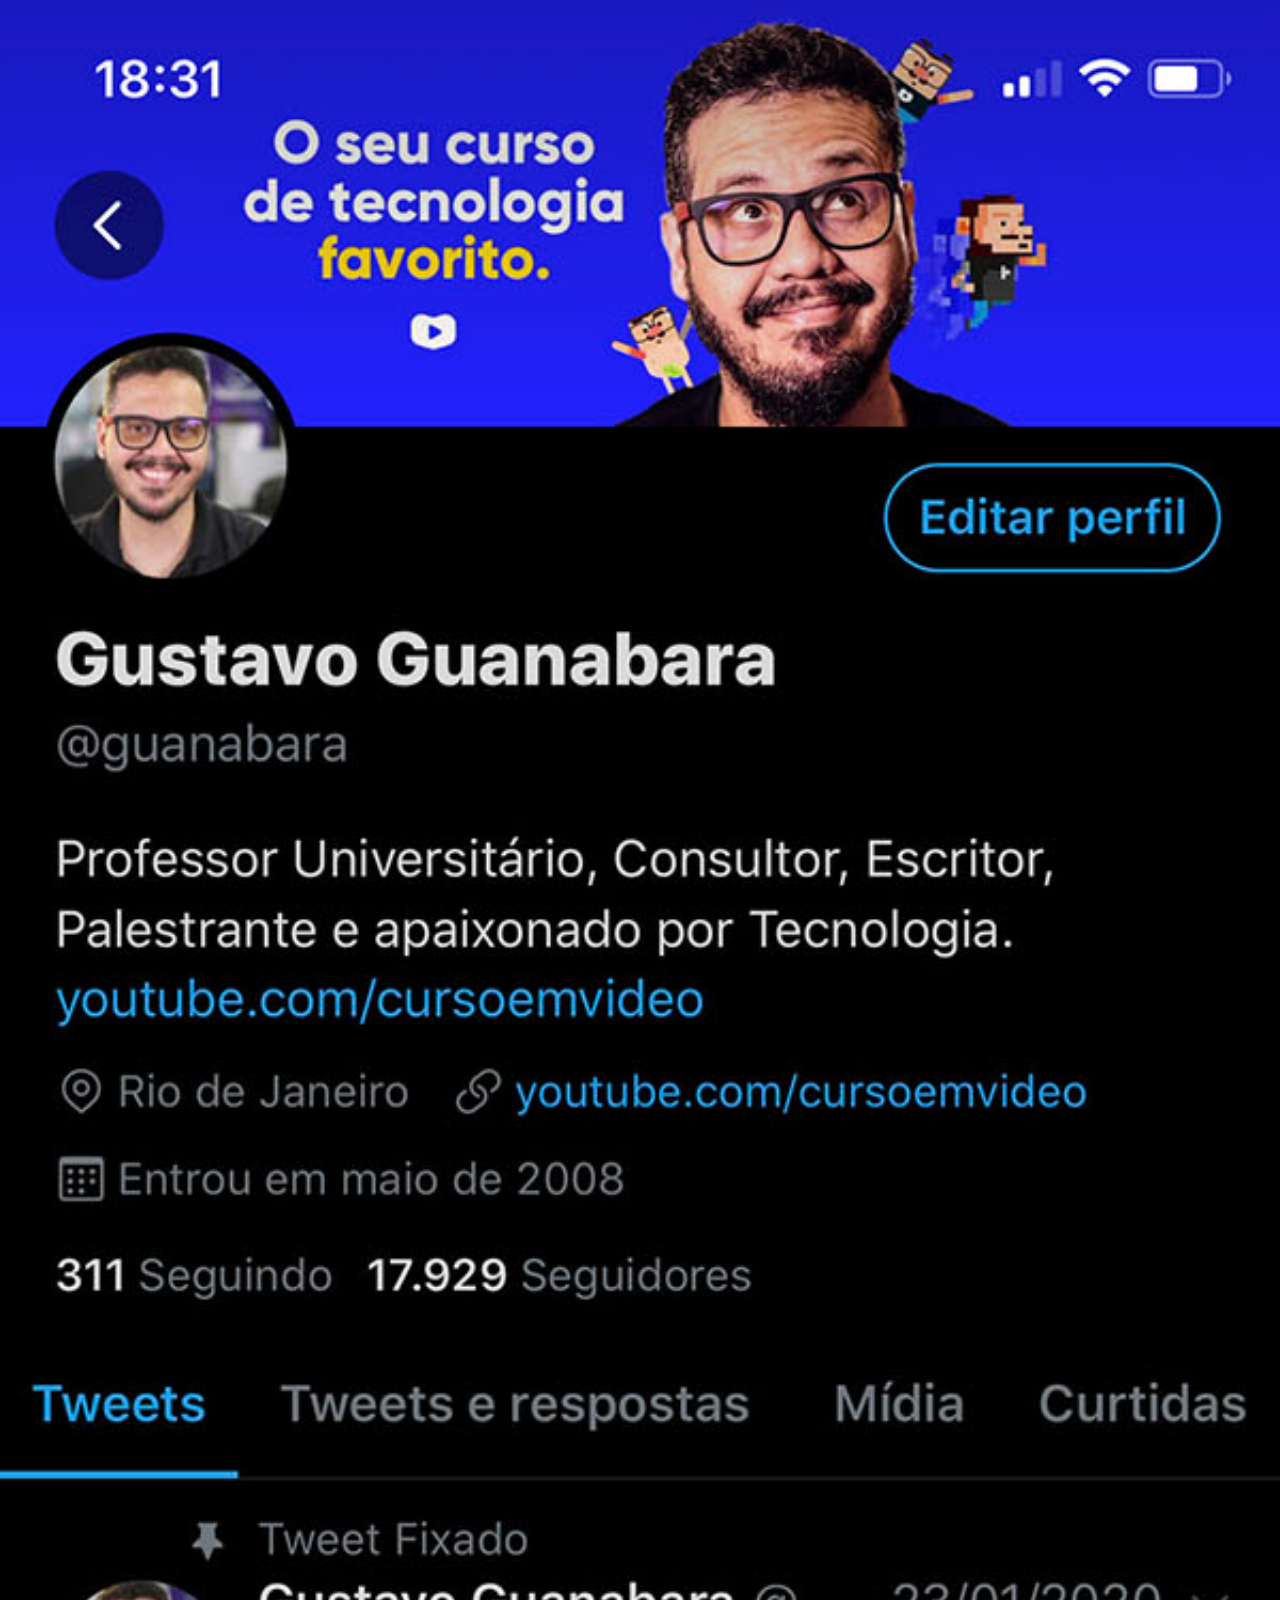
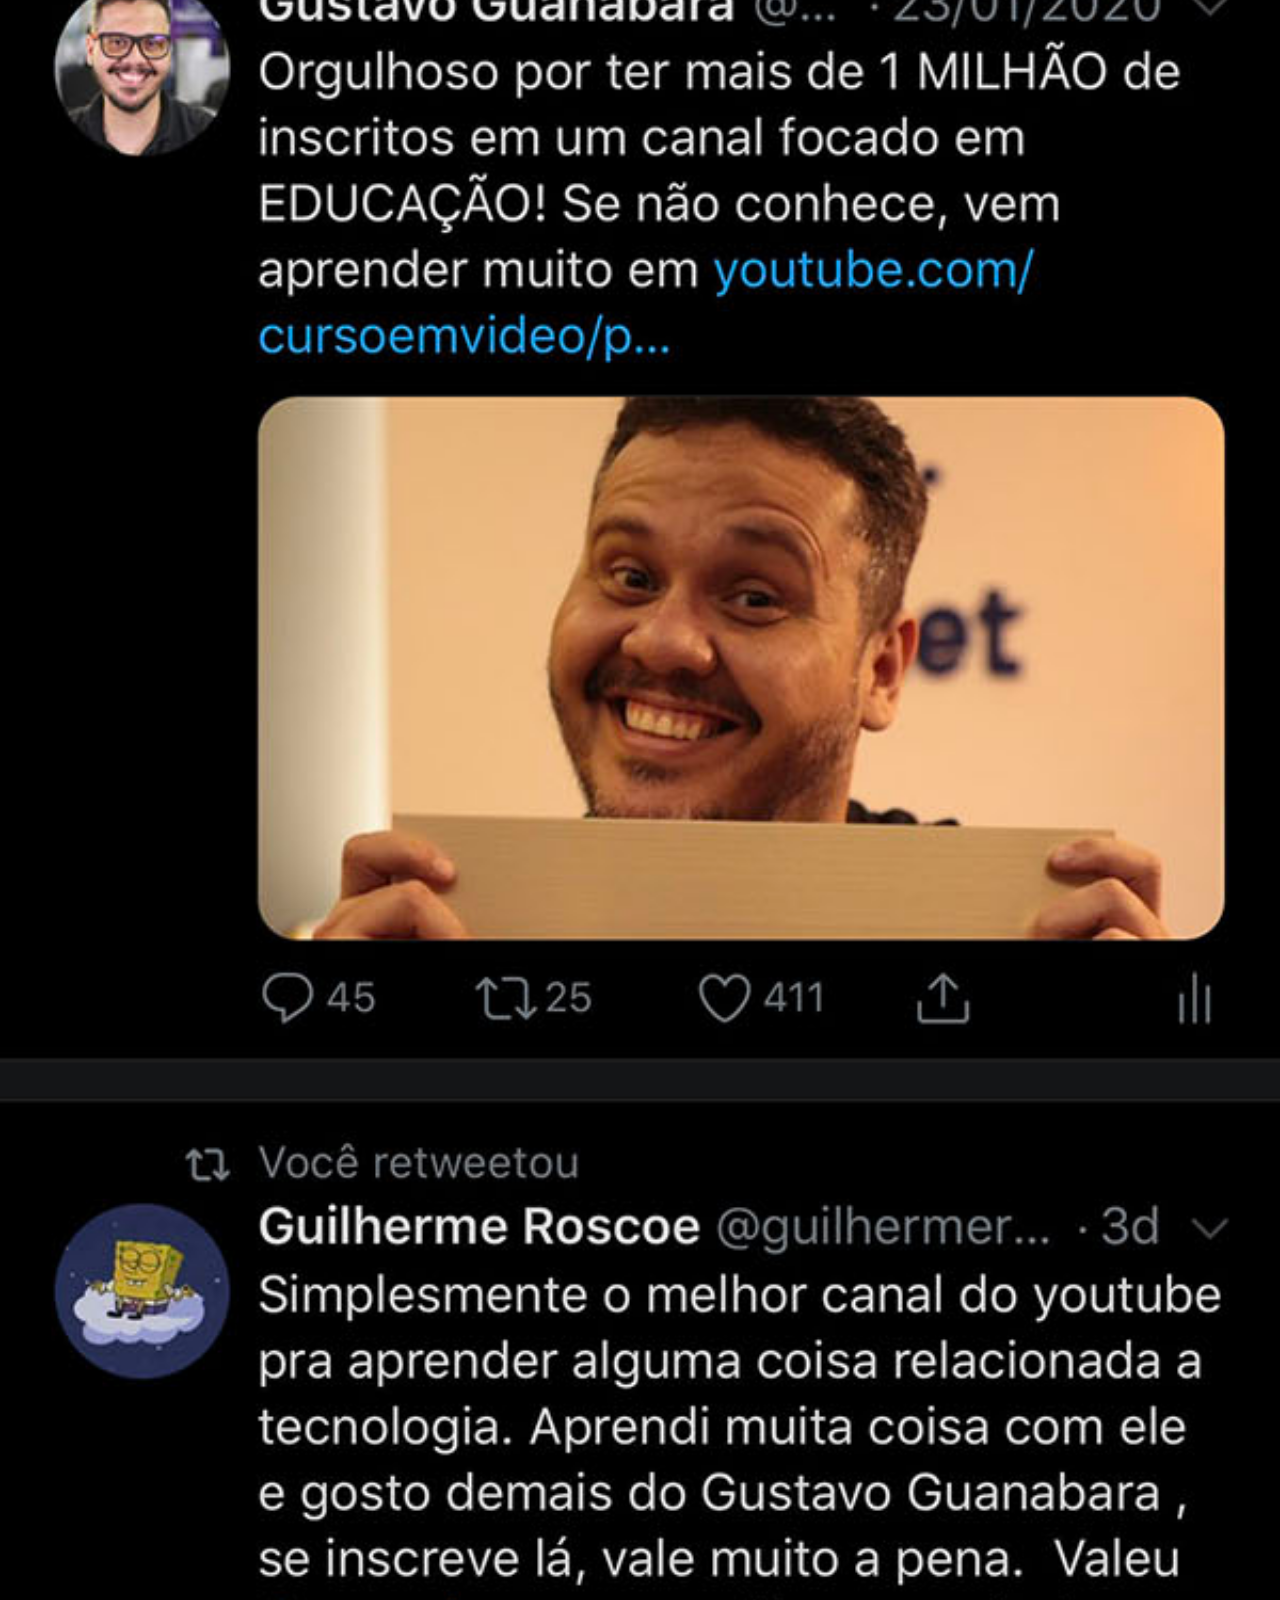
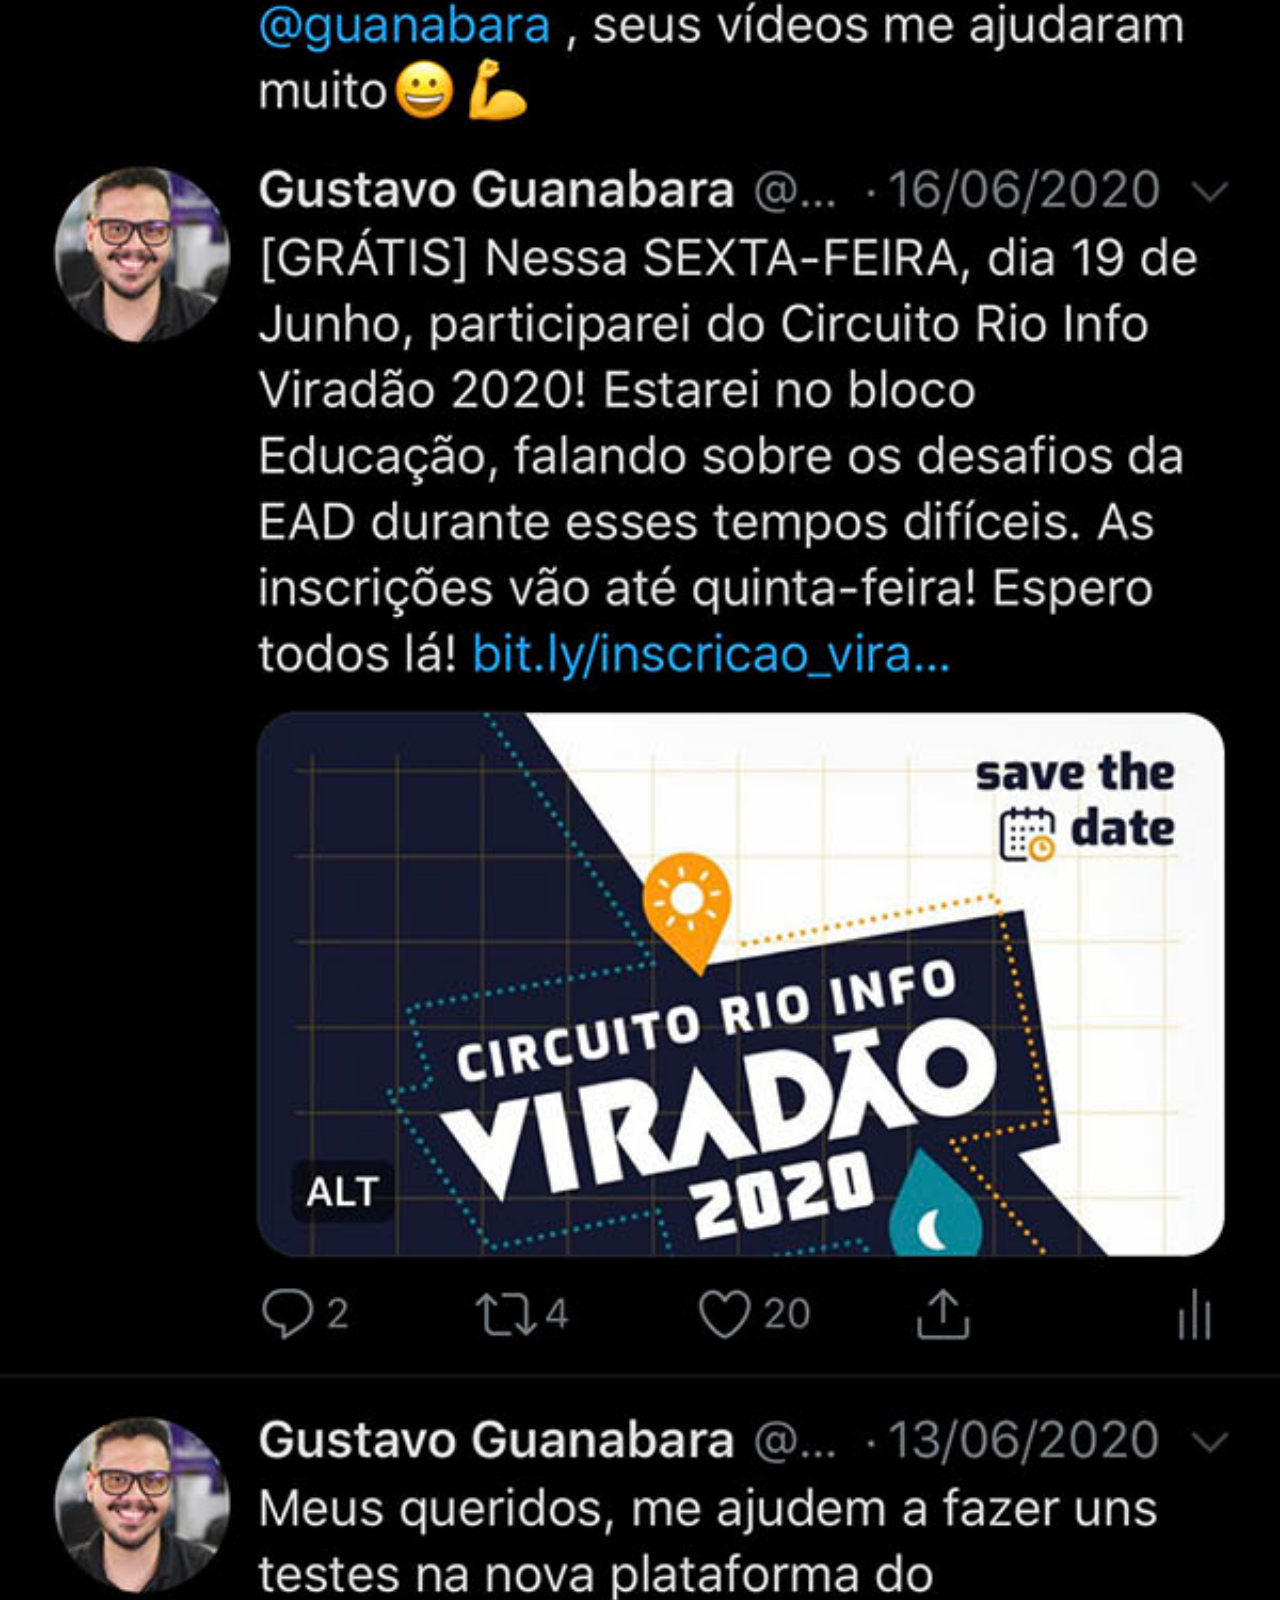
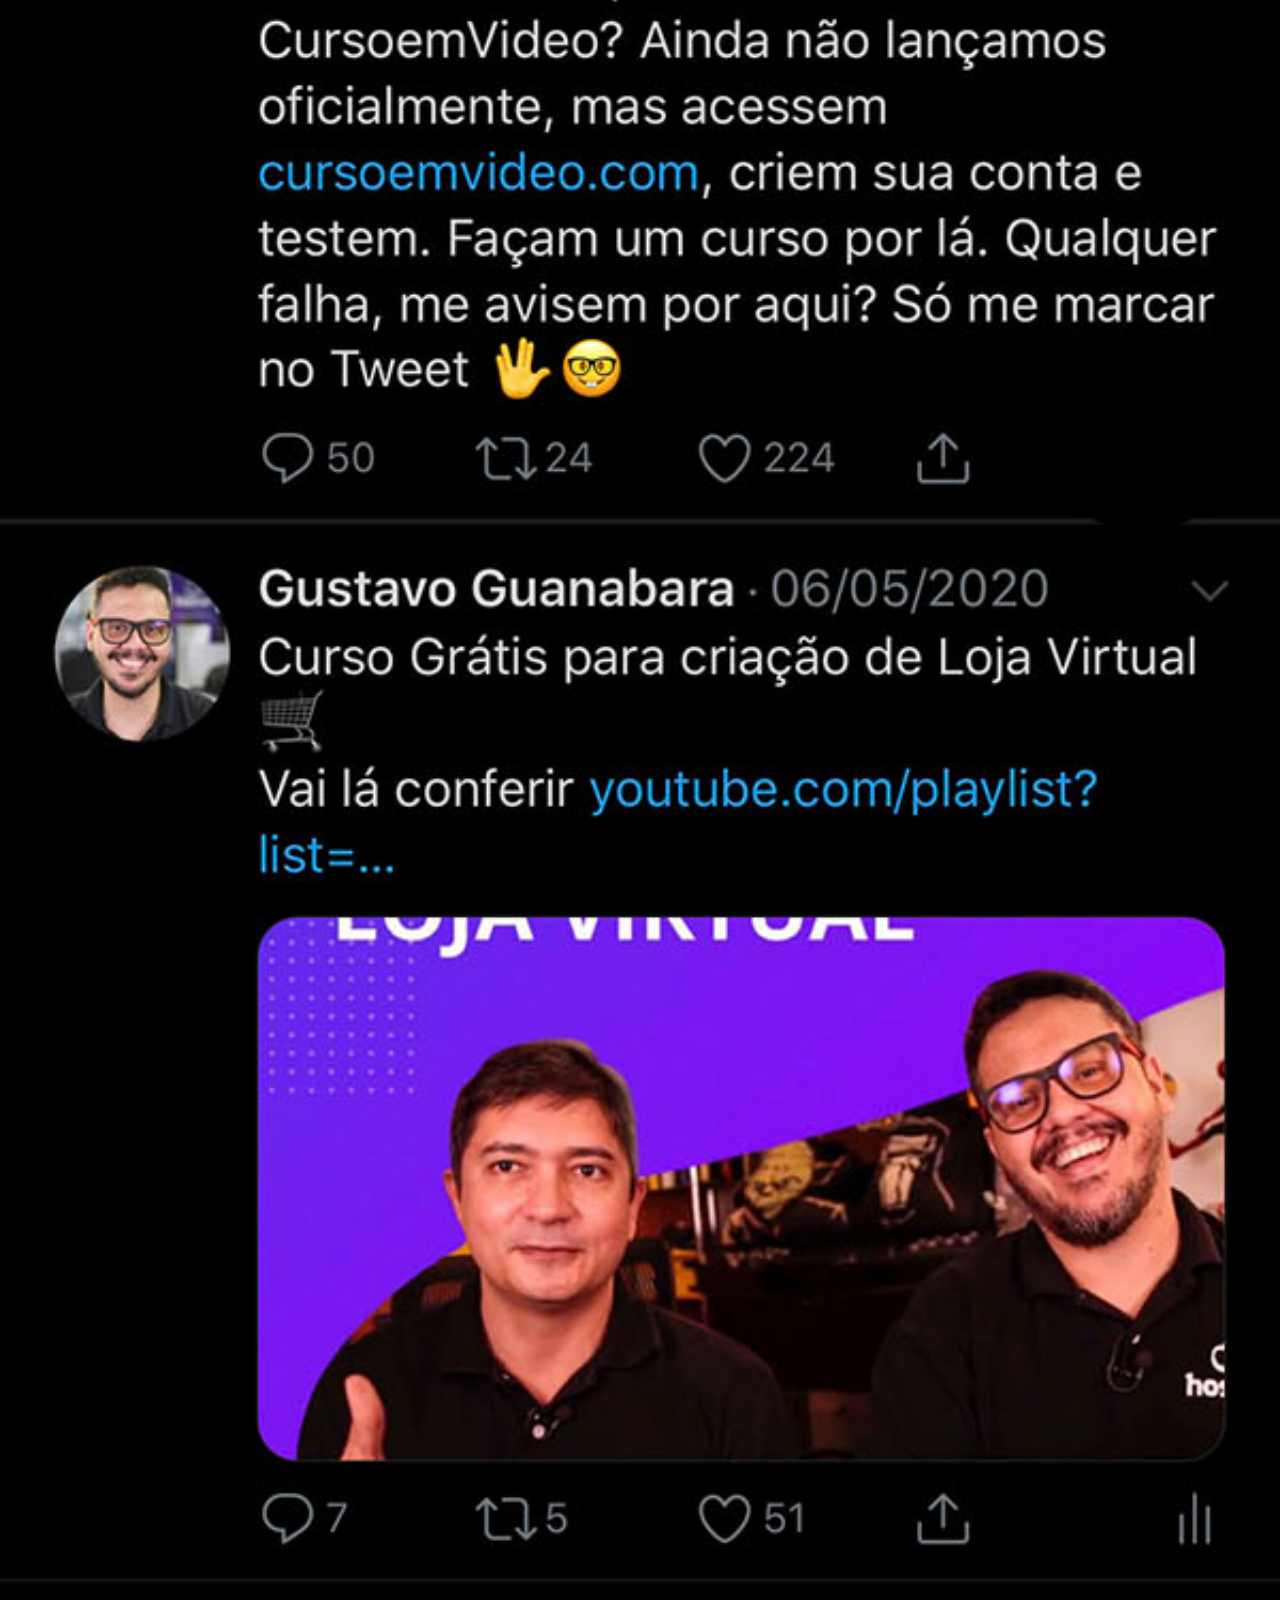
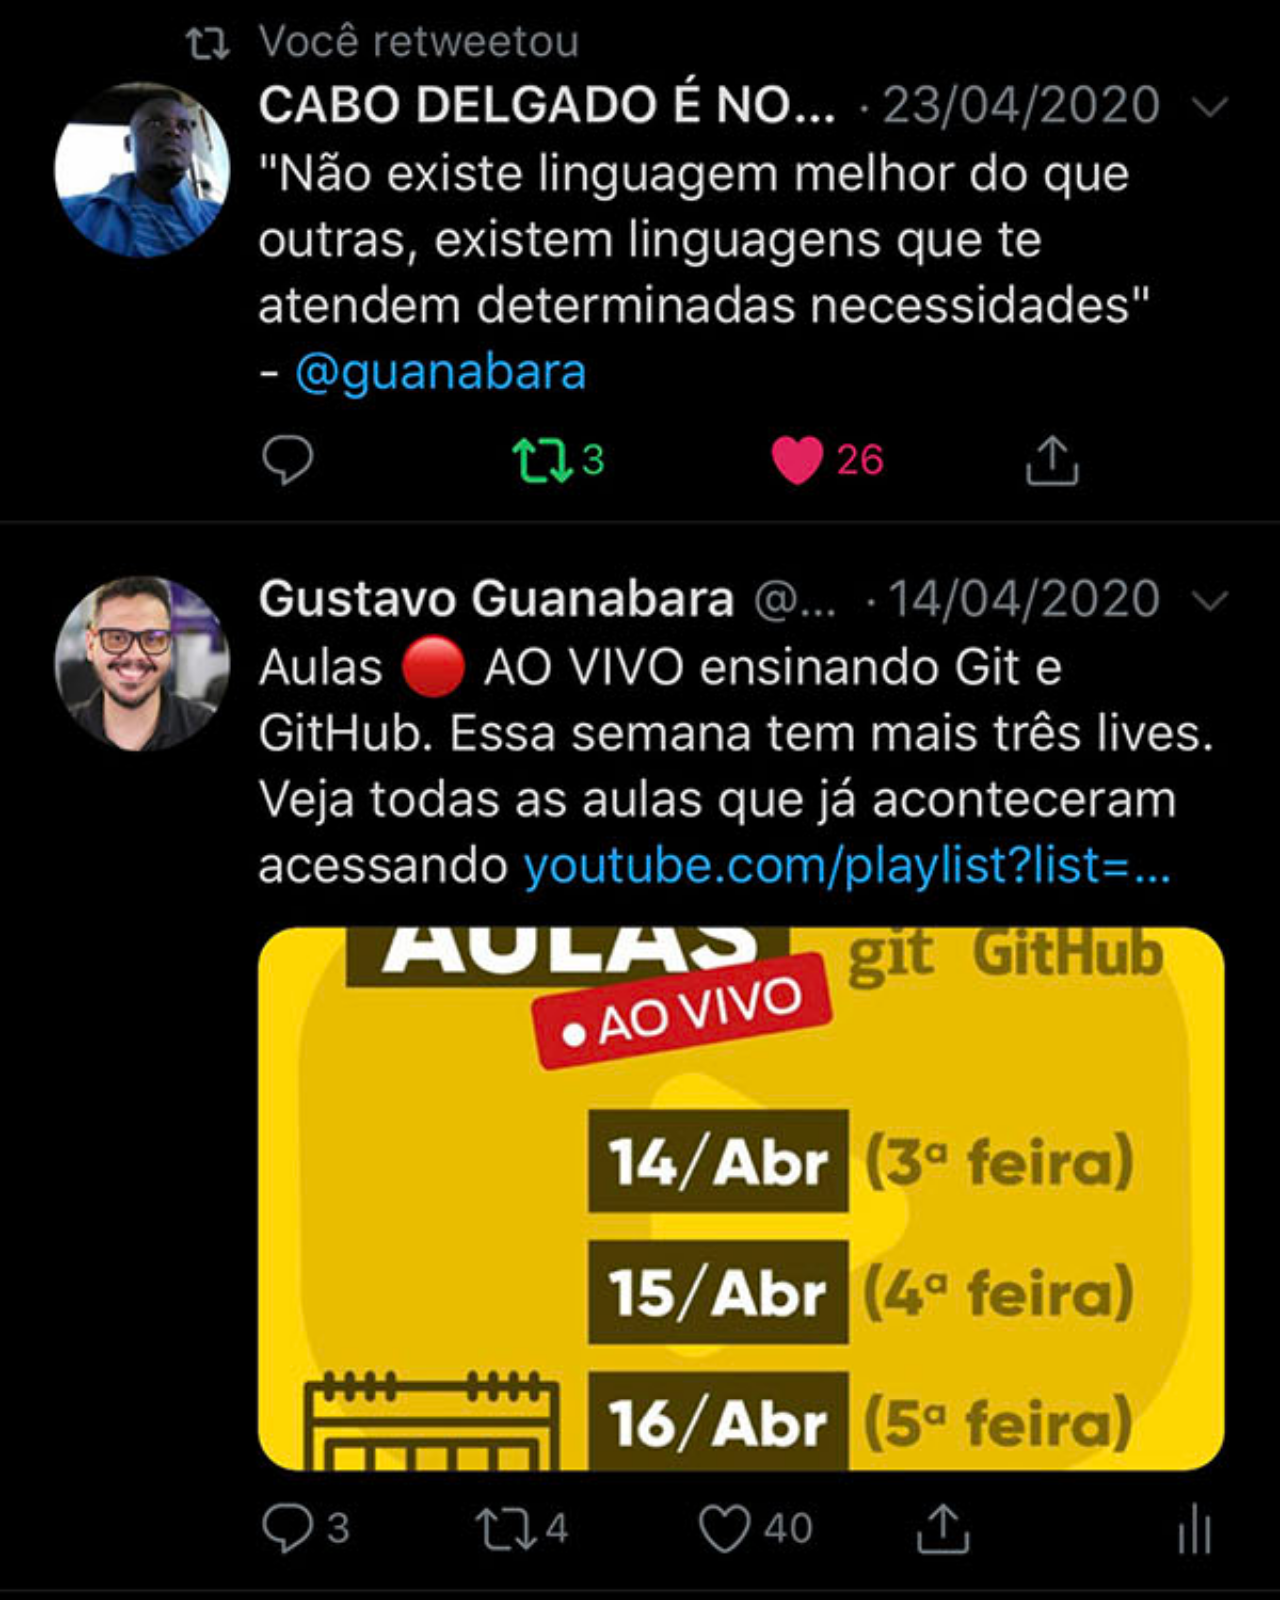
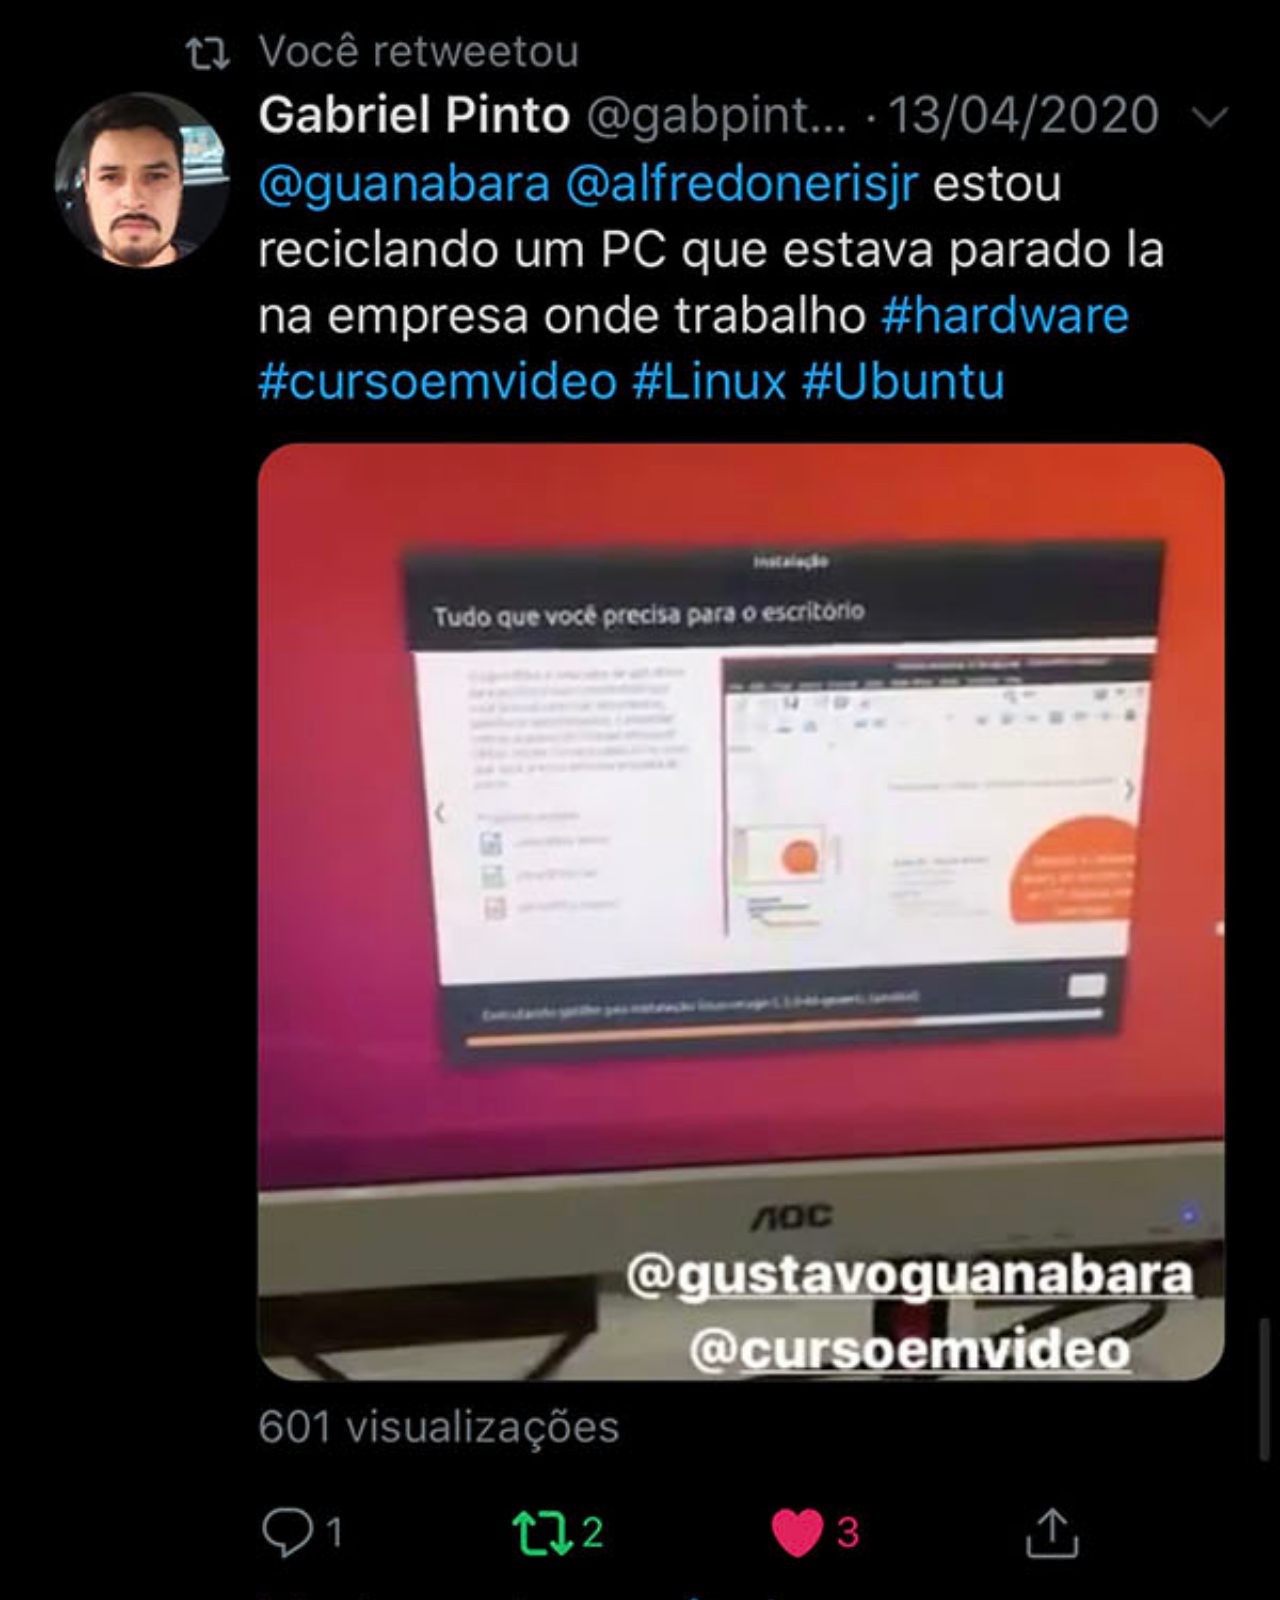
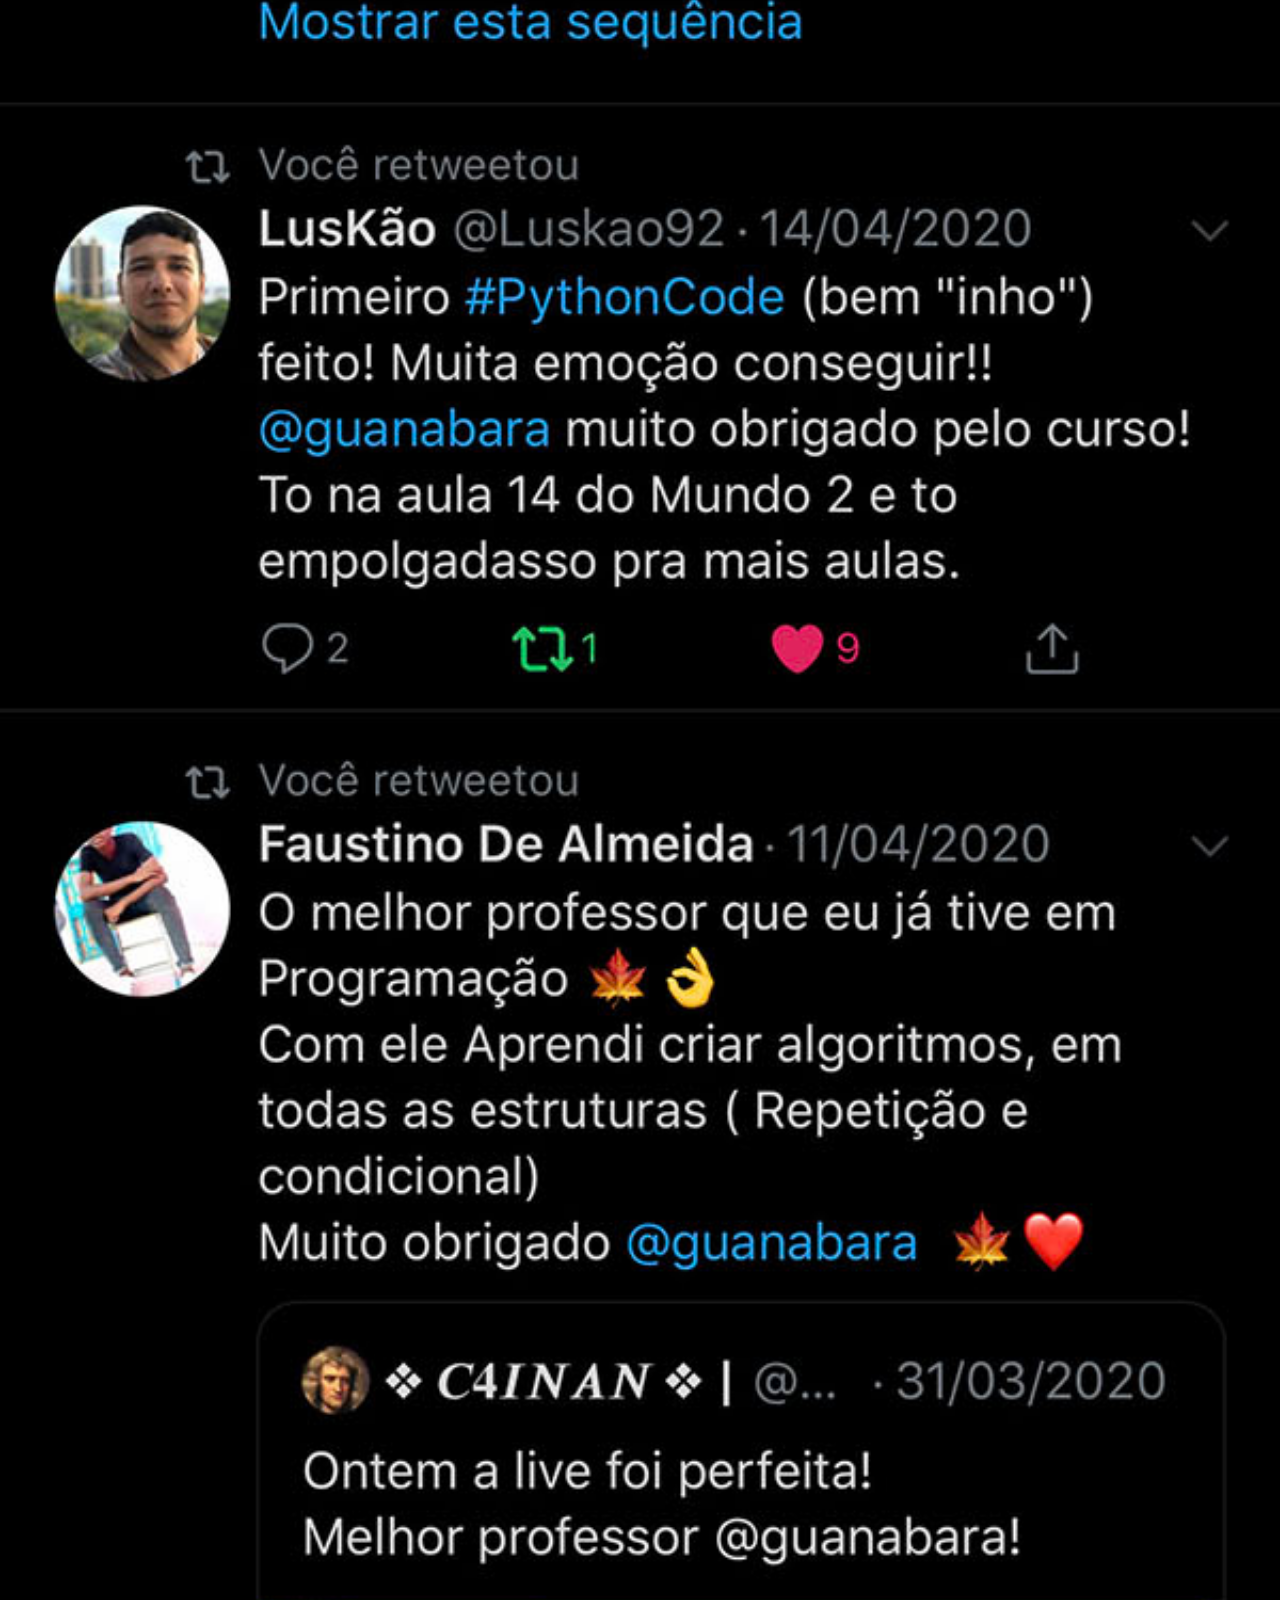
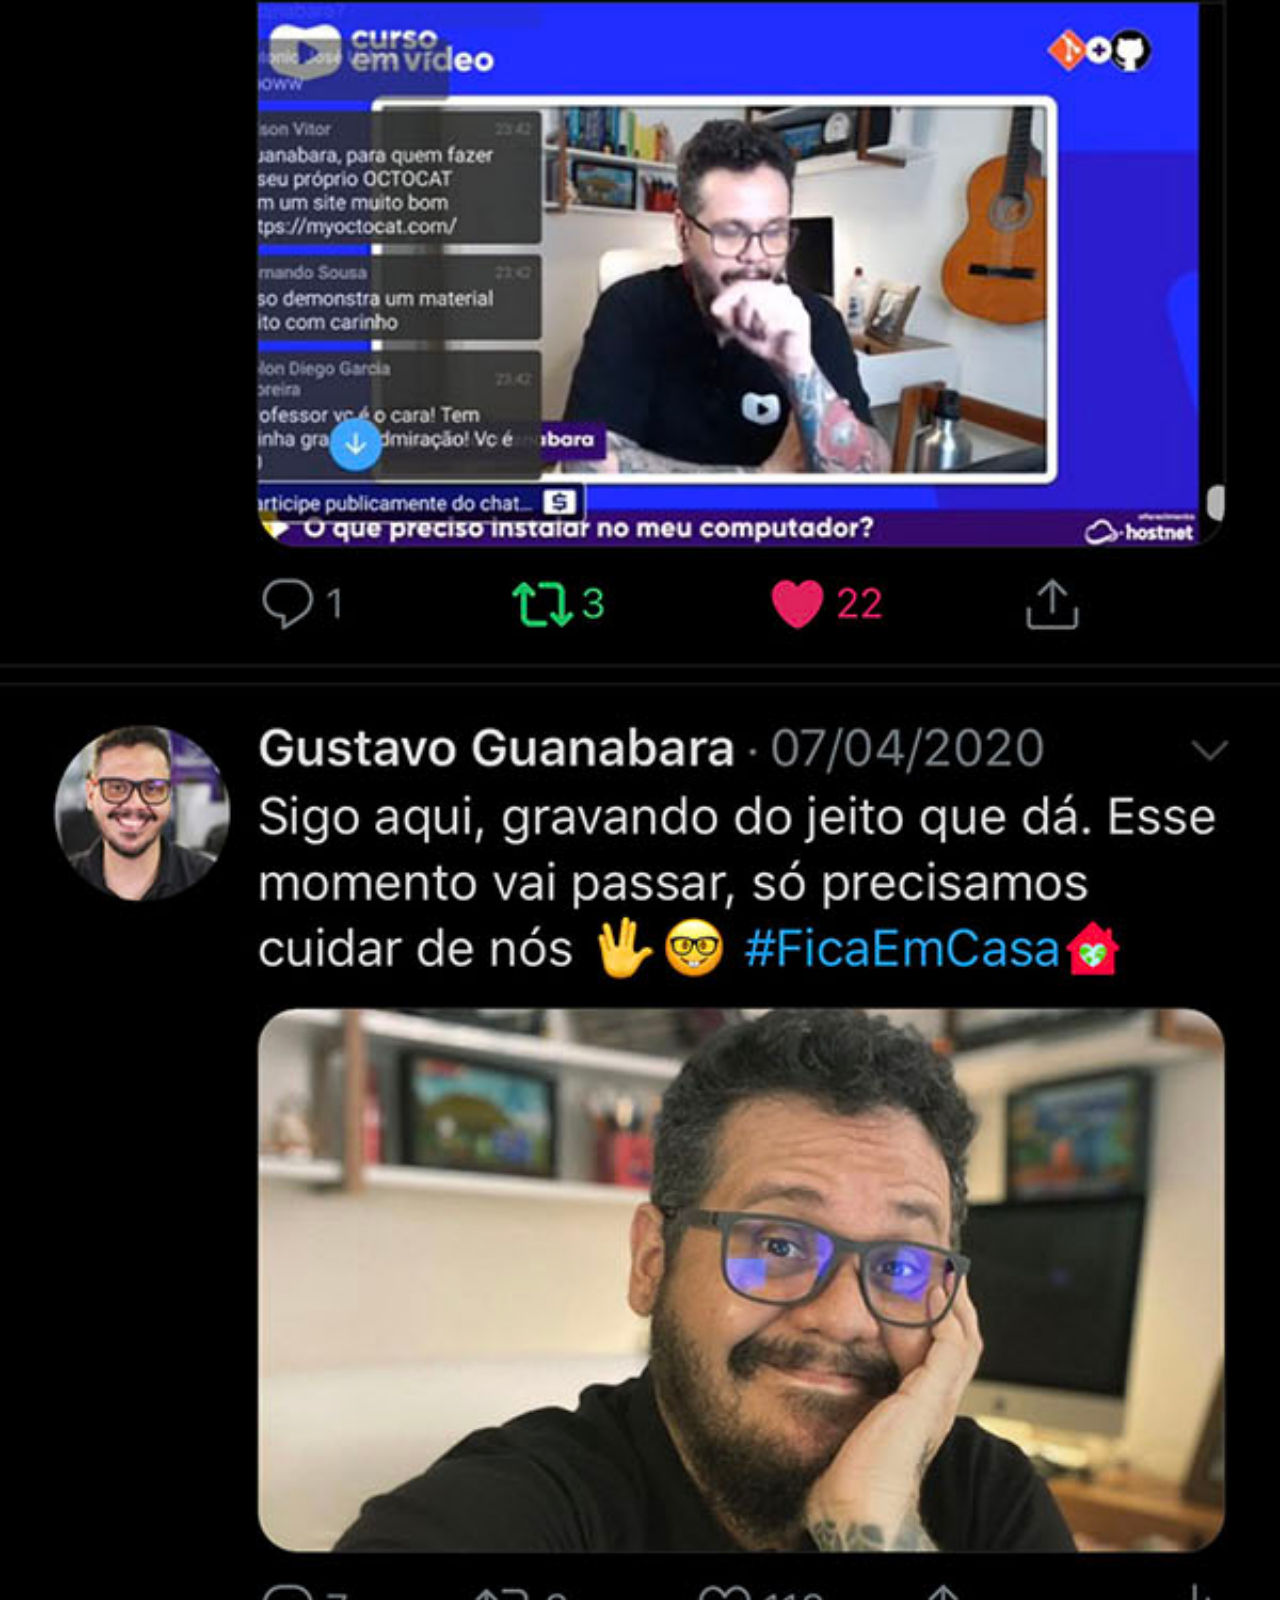
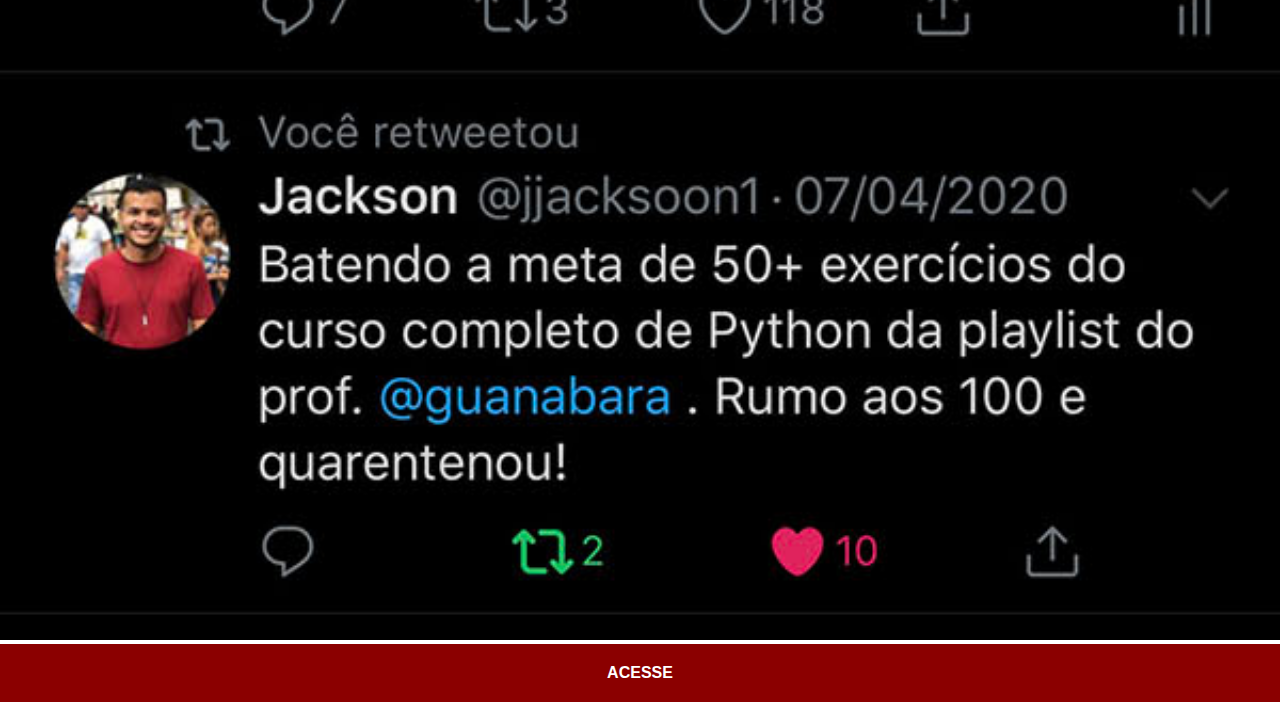
<file: twitter.html>
<!DOCTYPE html>
<html lang="pt-br">
<head>
    <meta charset="UTF-8">
    <meta name="viewport" content="width=device-width, initial-scale=1.0">
    <title>Twitter</title>
    <link rel="stylesheet" href="estilos/social.css">
</head>
<body>
    <img src="imagens/tela-twitter.jpg" alt="Twitter">
    <a href="https://x.com/guanabara" target="_blank">ACESSE</a>
</body>
</html>
</file>
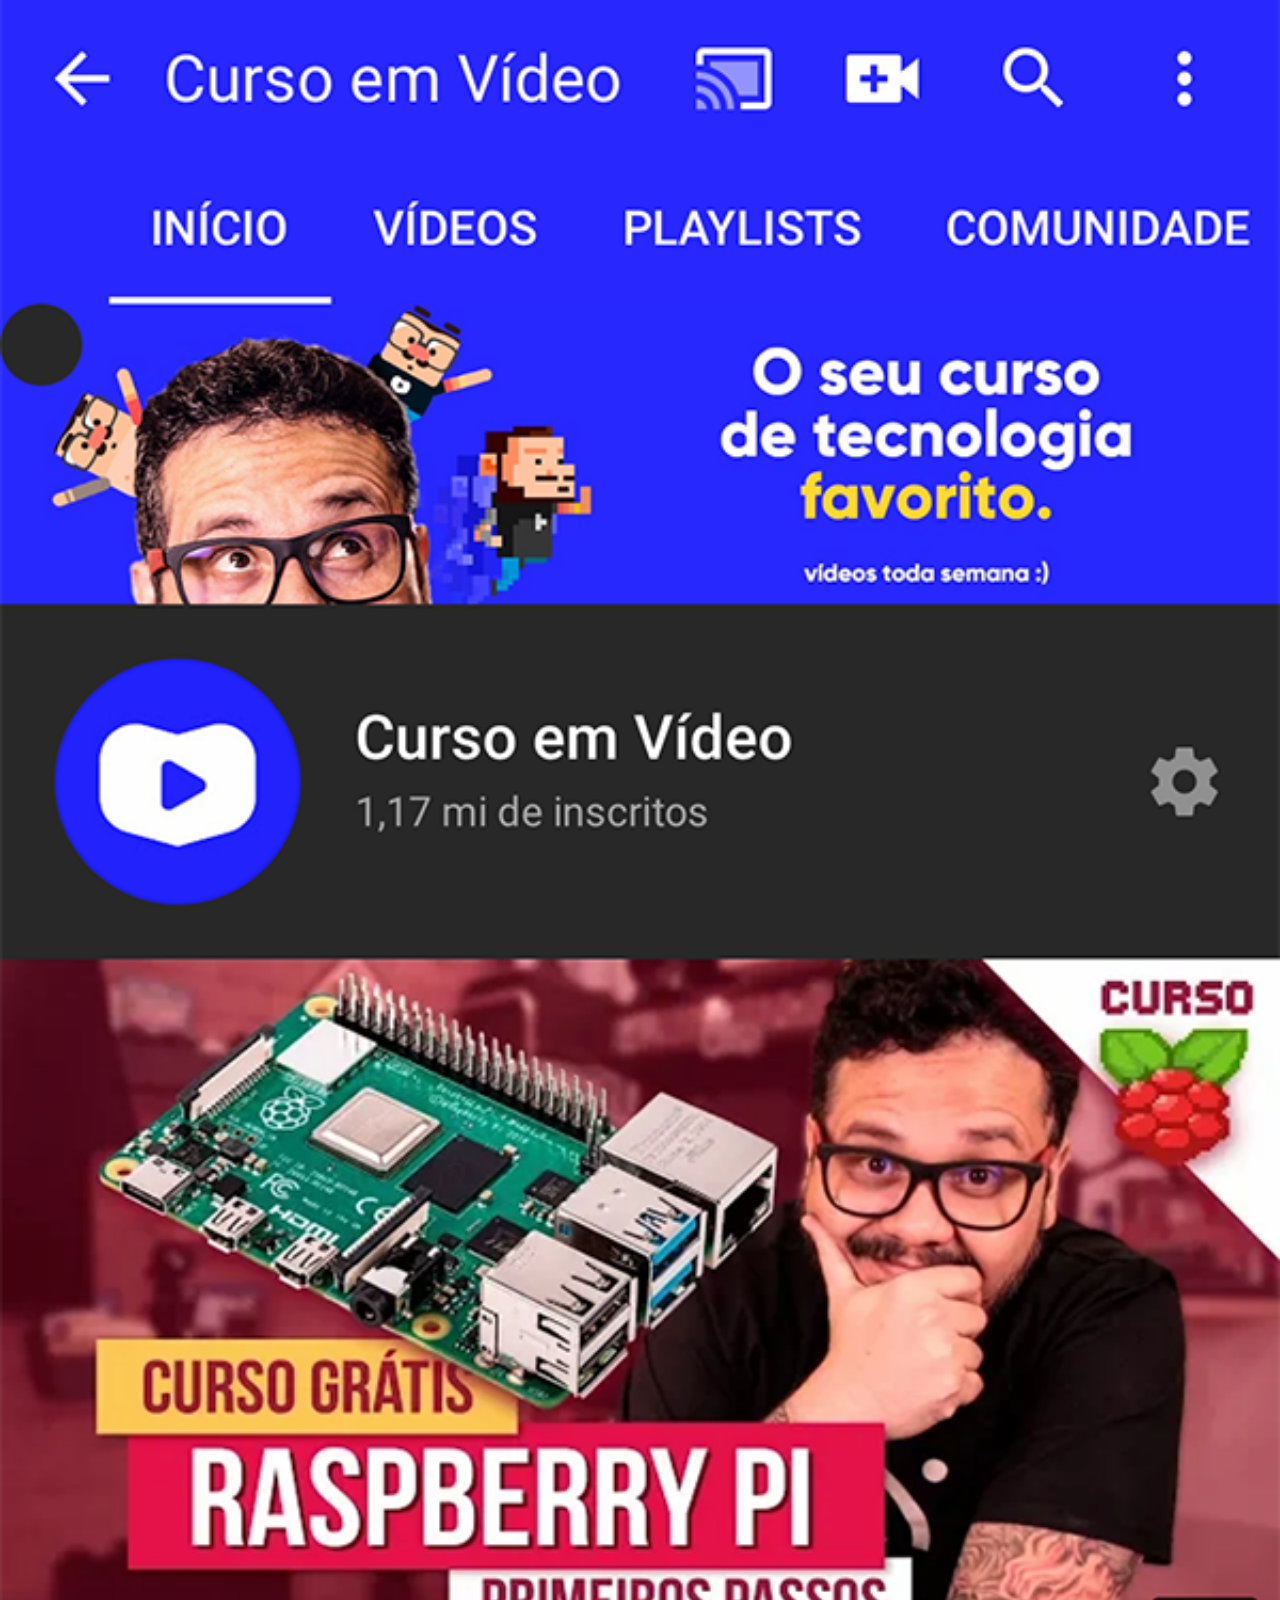
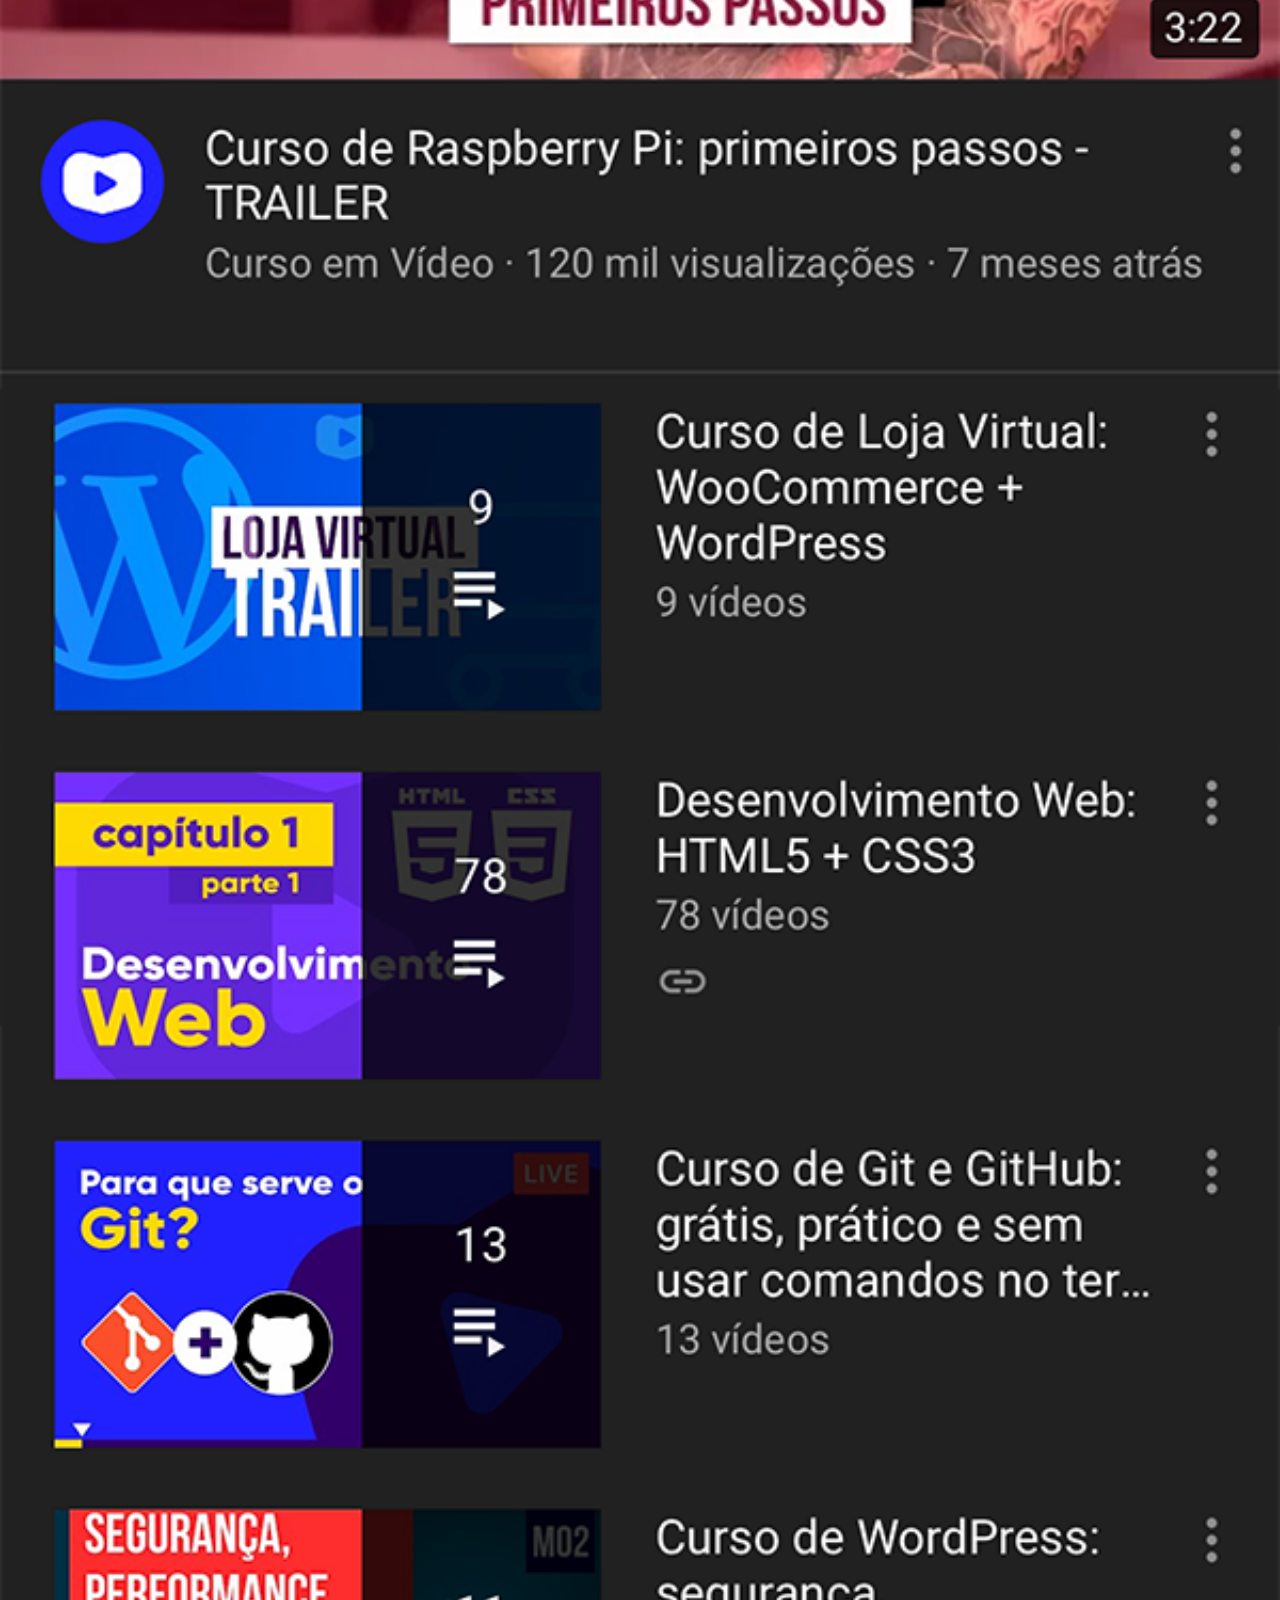
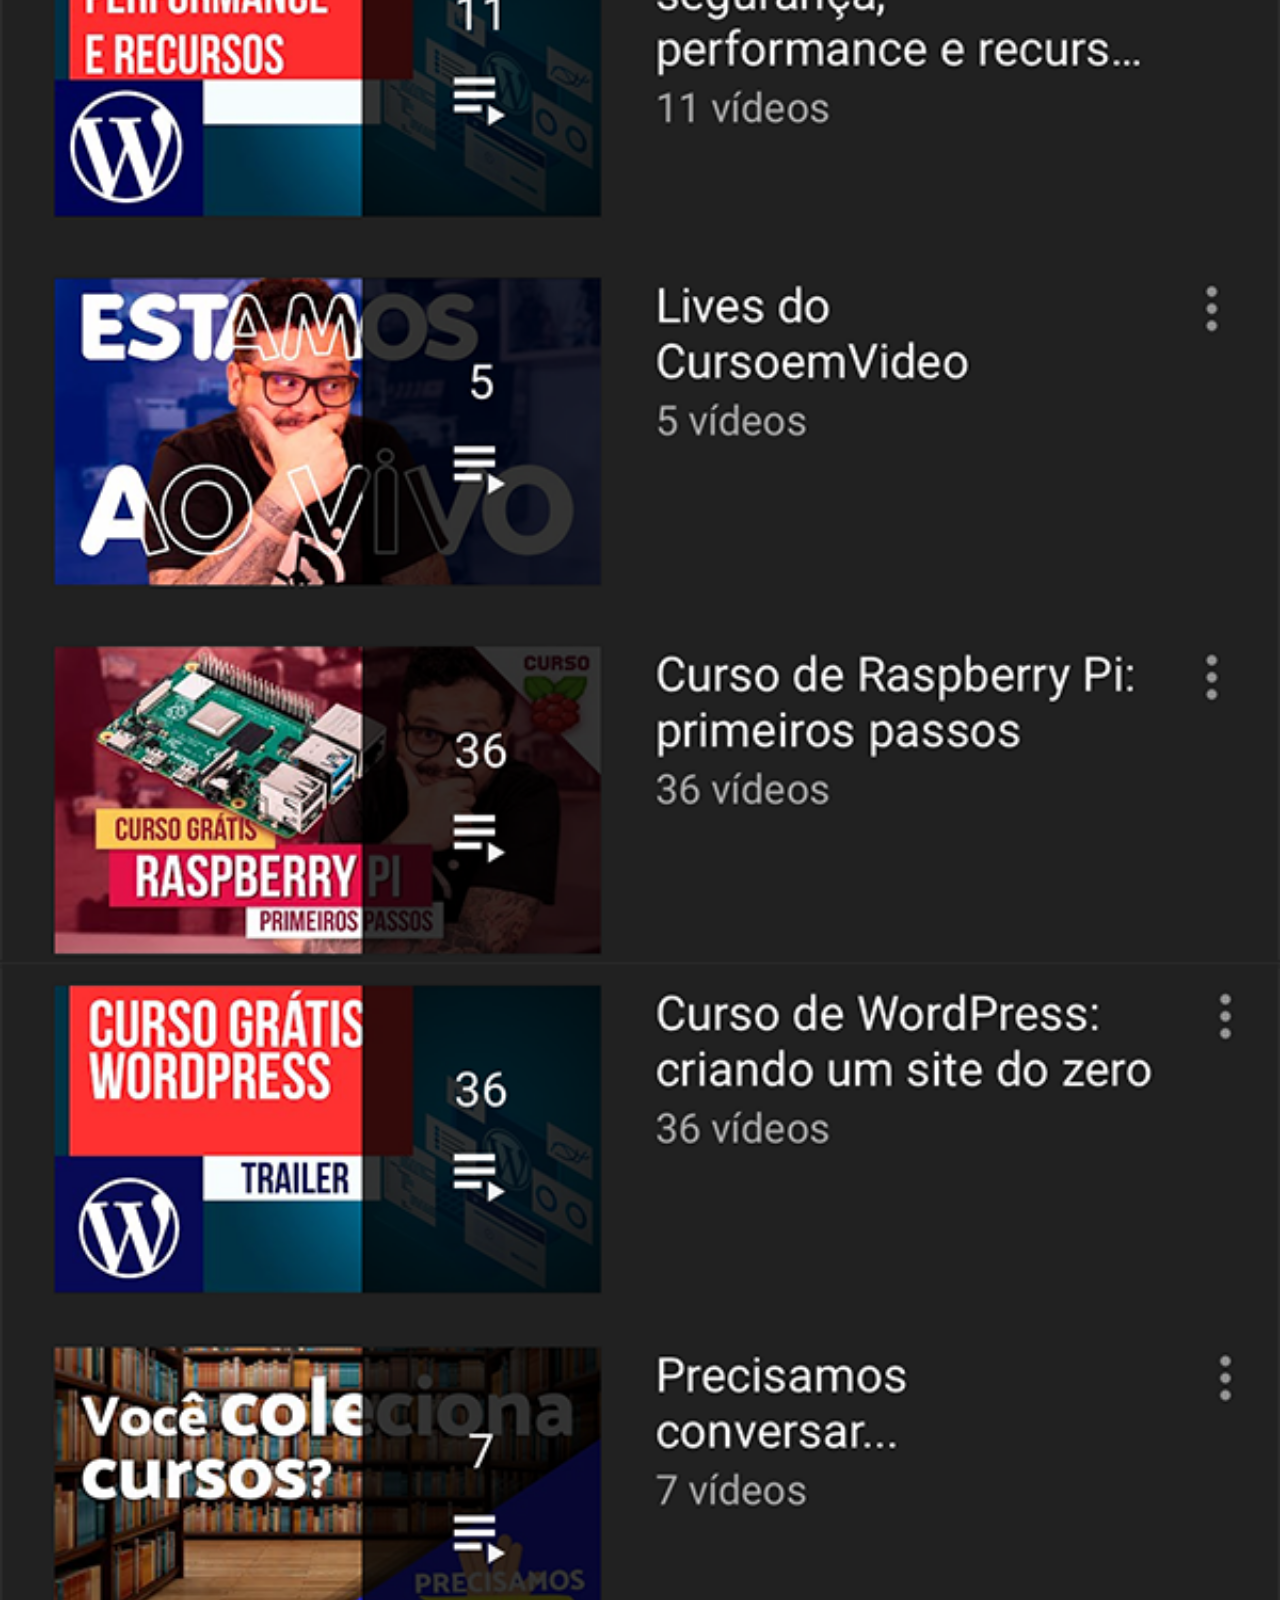
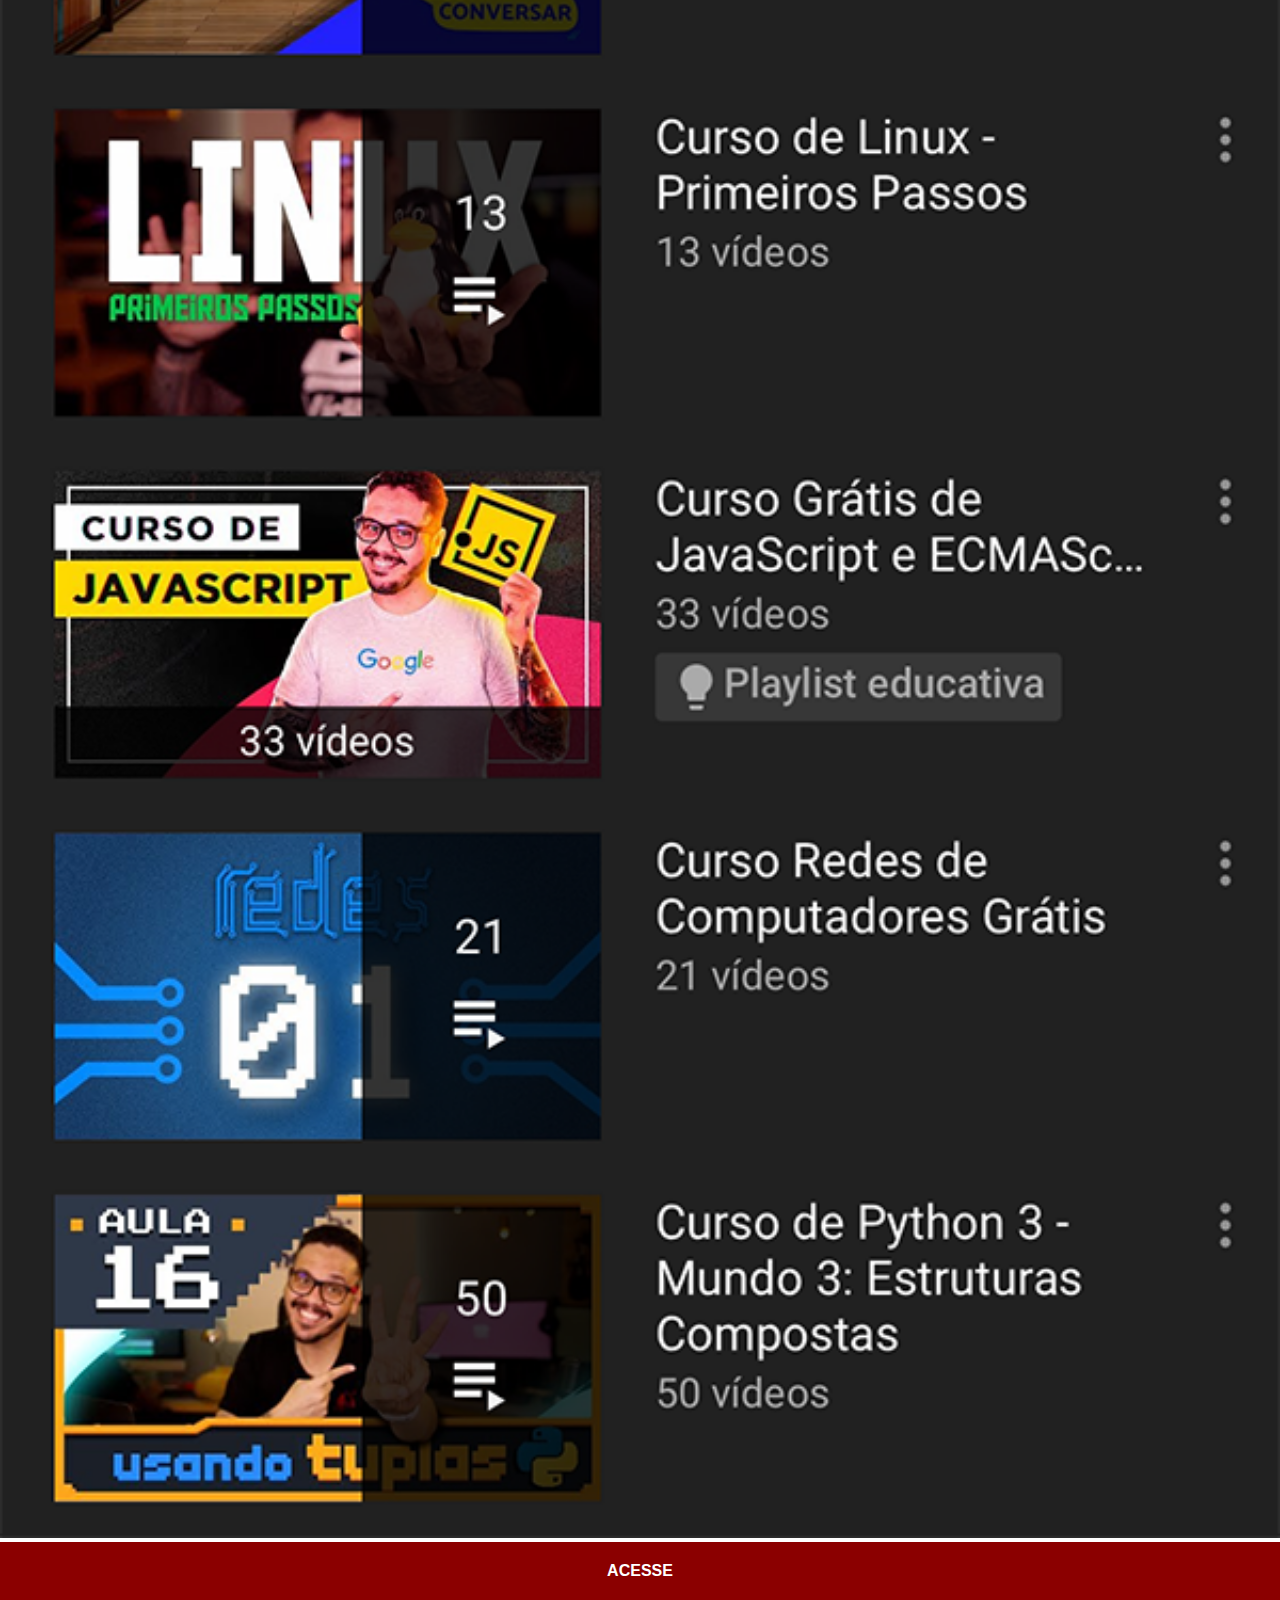
<file: youtube.html>
<!DOCTYPE html>
<html lang="pt-br">
<head>
    <meta charset="UTF-8">
    <meta name="viewport" content="width=device-width, initial-scale=1.0">
    <title>YouTube</title>
    <link rel="stylesheet" href="estilos/social.css">
</head>
<body>
    <img src="imagens/tela-youtube.png" alt="youtube">
    <a href="https://www.youtube.com/c/CursoemV%C3%ADdeo/playlists" target="_blank">ACESSE</a>
</body>
</html>
</file>
<file: estilos/style.css>
@charset "UTF-8";

* {
    margin: 0px;
    padding: 0px;
    font-family: Arial, Helvetica, sans-serif;
}

html, body {
    height: 100vh;
    width: 100vw;
    background-color: black;
}

body {
    background: url('../imagens/fundo-madeira.jpg') no-repeat top center;
    background-size: cover;
    background-attachment: fixed;
}

main {
    height: 100vh;
    position: relative;
    
}

section#telefone {
    position: absolute;
    top: 50%;
    left: 50%;
    transform: translate(-50%, -50%);

    height: 627px;
    width: 311px;
    background: url('../imagens/frame-iphone.png') no-repeat;
}

iframe#tela {
    position: relative;
    top: 80px;
    left: 22px;
    width: 267px;
    height: 471px;
}

section#redes-sociais {
    text-align: right;
}

section#redes-sociais img {
    width: 50px;
    margin: 10px;
    border-radius: 50%;
    box-shadow: 2px 2px 5px rgba(0, 0, 0, 0.400);
    box-sizing: border-box;
}

section#redes-sociais img:hover {
    border: 2px solid rgba(255, 255, 255, 0.603);
    transform: translate(-3px, -3px);
    box-shadow: 5px 5px 10px rgba(0, 0, 0, 0.603);
    transition: transform 0.2s, border 0.5s;
}
</file>
<file: estilos/social.css>
@charset "UTF-8";

* {
    margin: 0px;
    padding: 0px;
    font-family: Arial, Helvetica, sans-serif;
}

::-webkit-scrollbar {
    width: 0px;
    height: 0px;
/* Para esconder barra de rolagem */
}

img {
    width: 100vw;
}

a {
    display: block;
    background-color: darkred;
    padding: 20px;
    text-align: center;
    font-weight: bolder;
    text-decoration: none;
    color: white;
}

a:hover {
    background-color: red;
}
</file>
